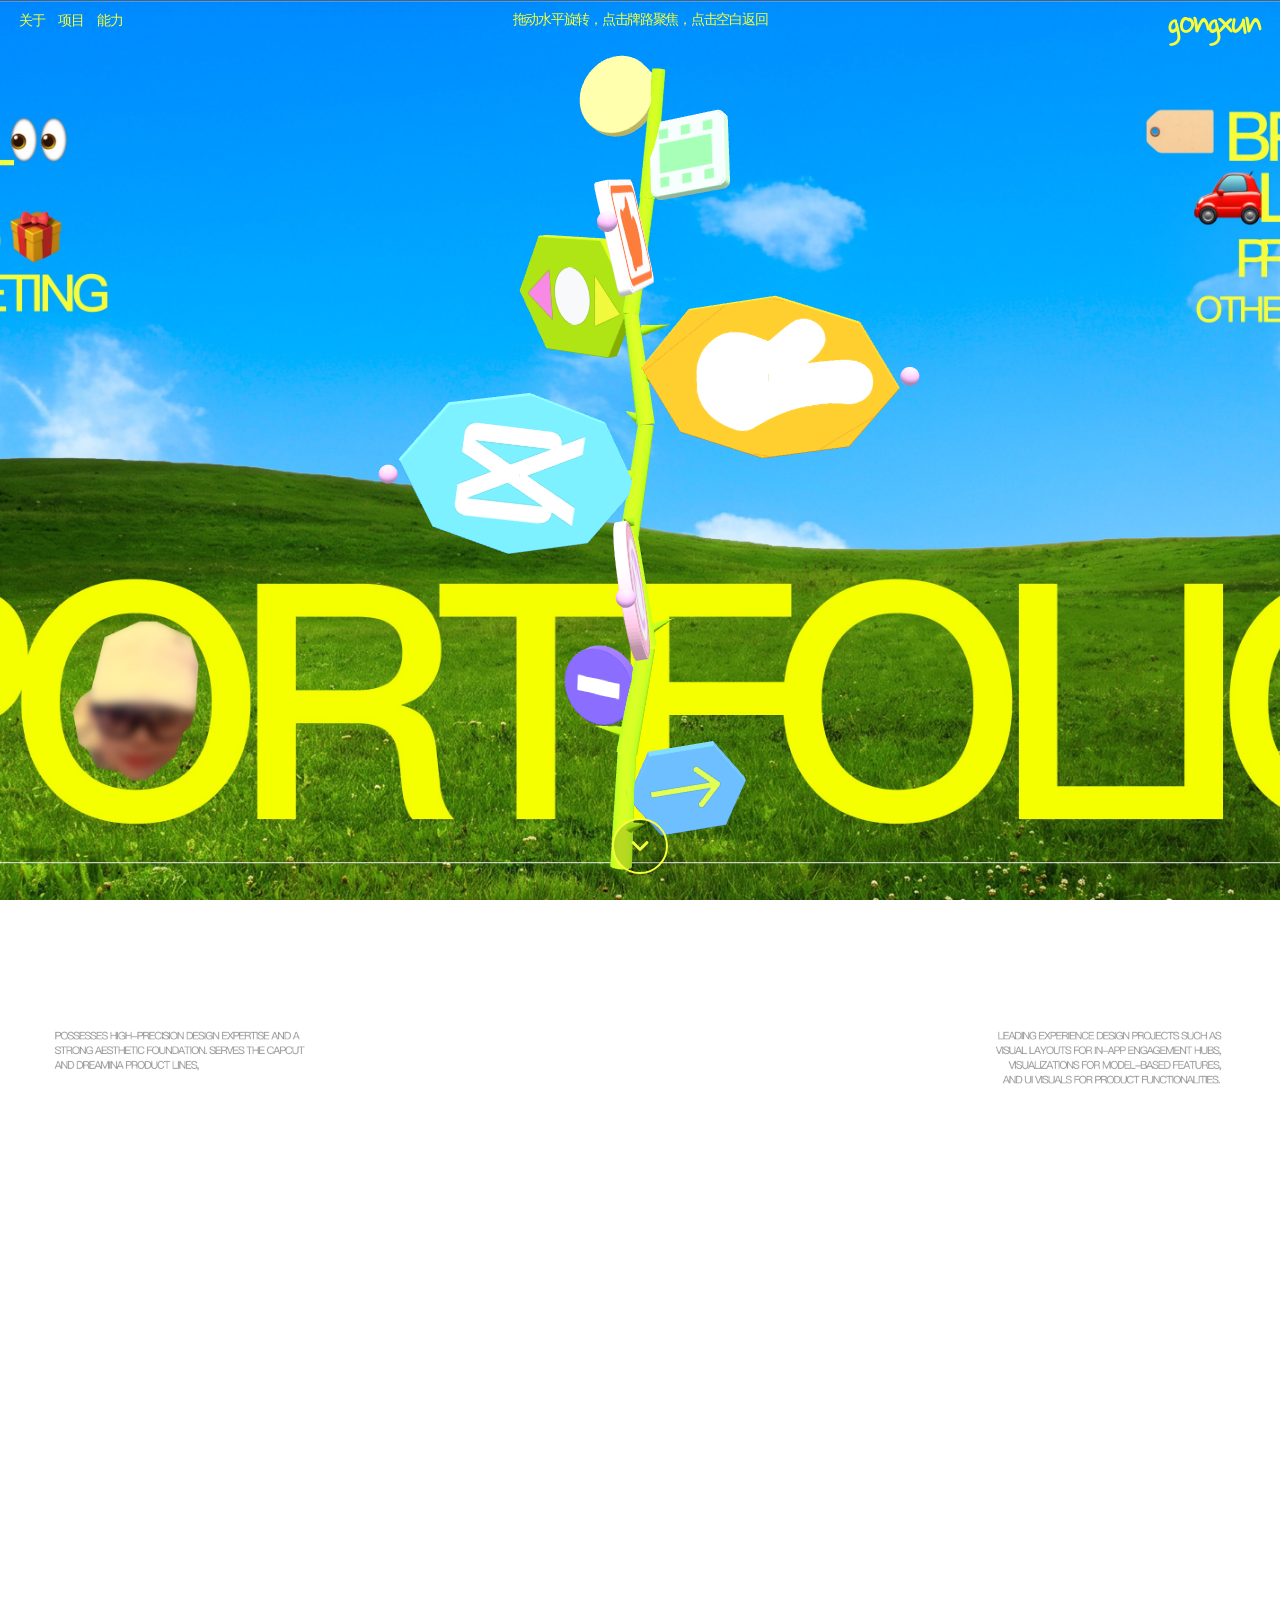
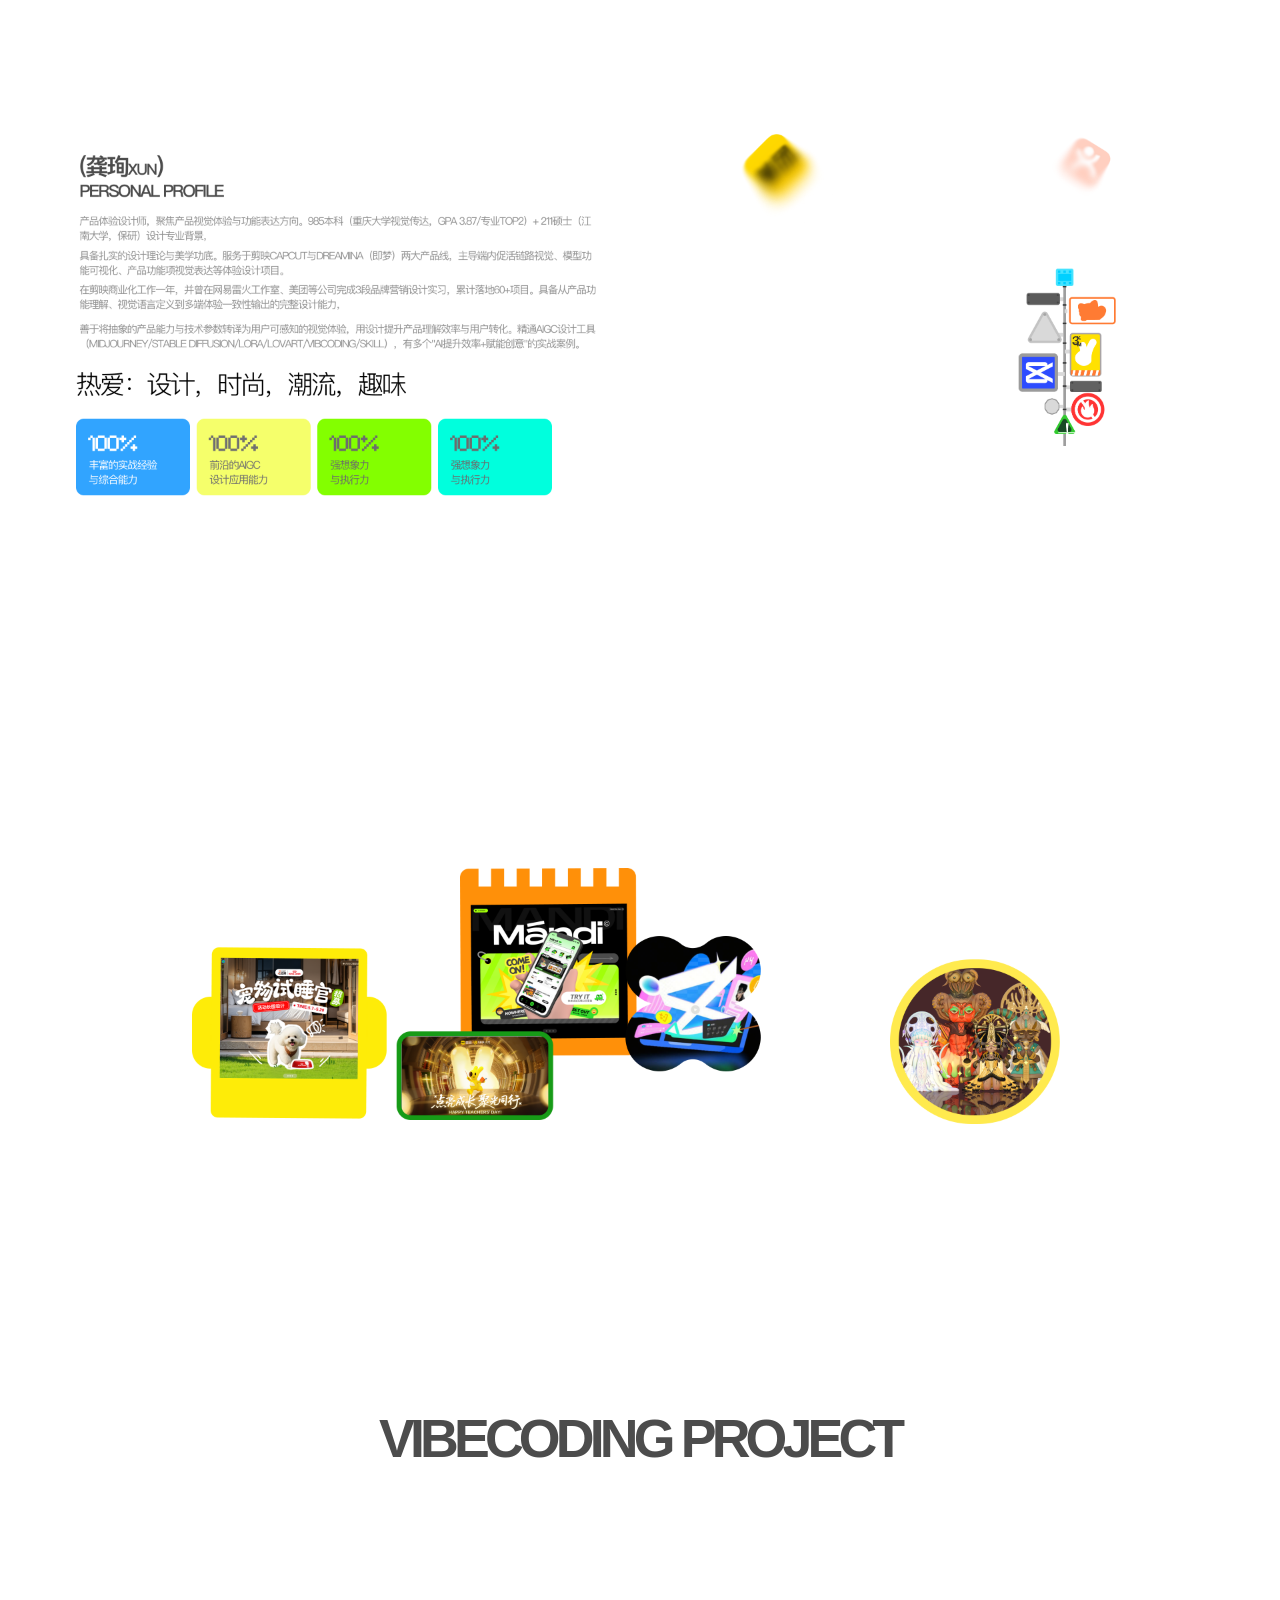
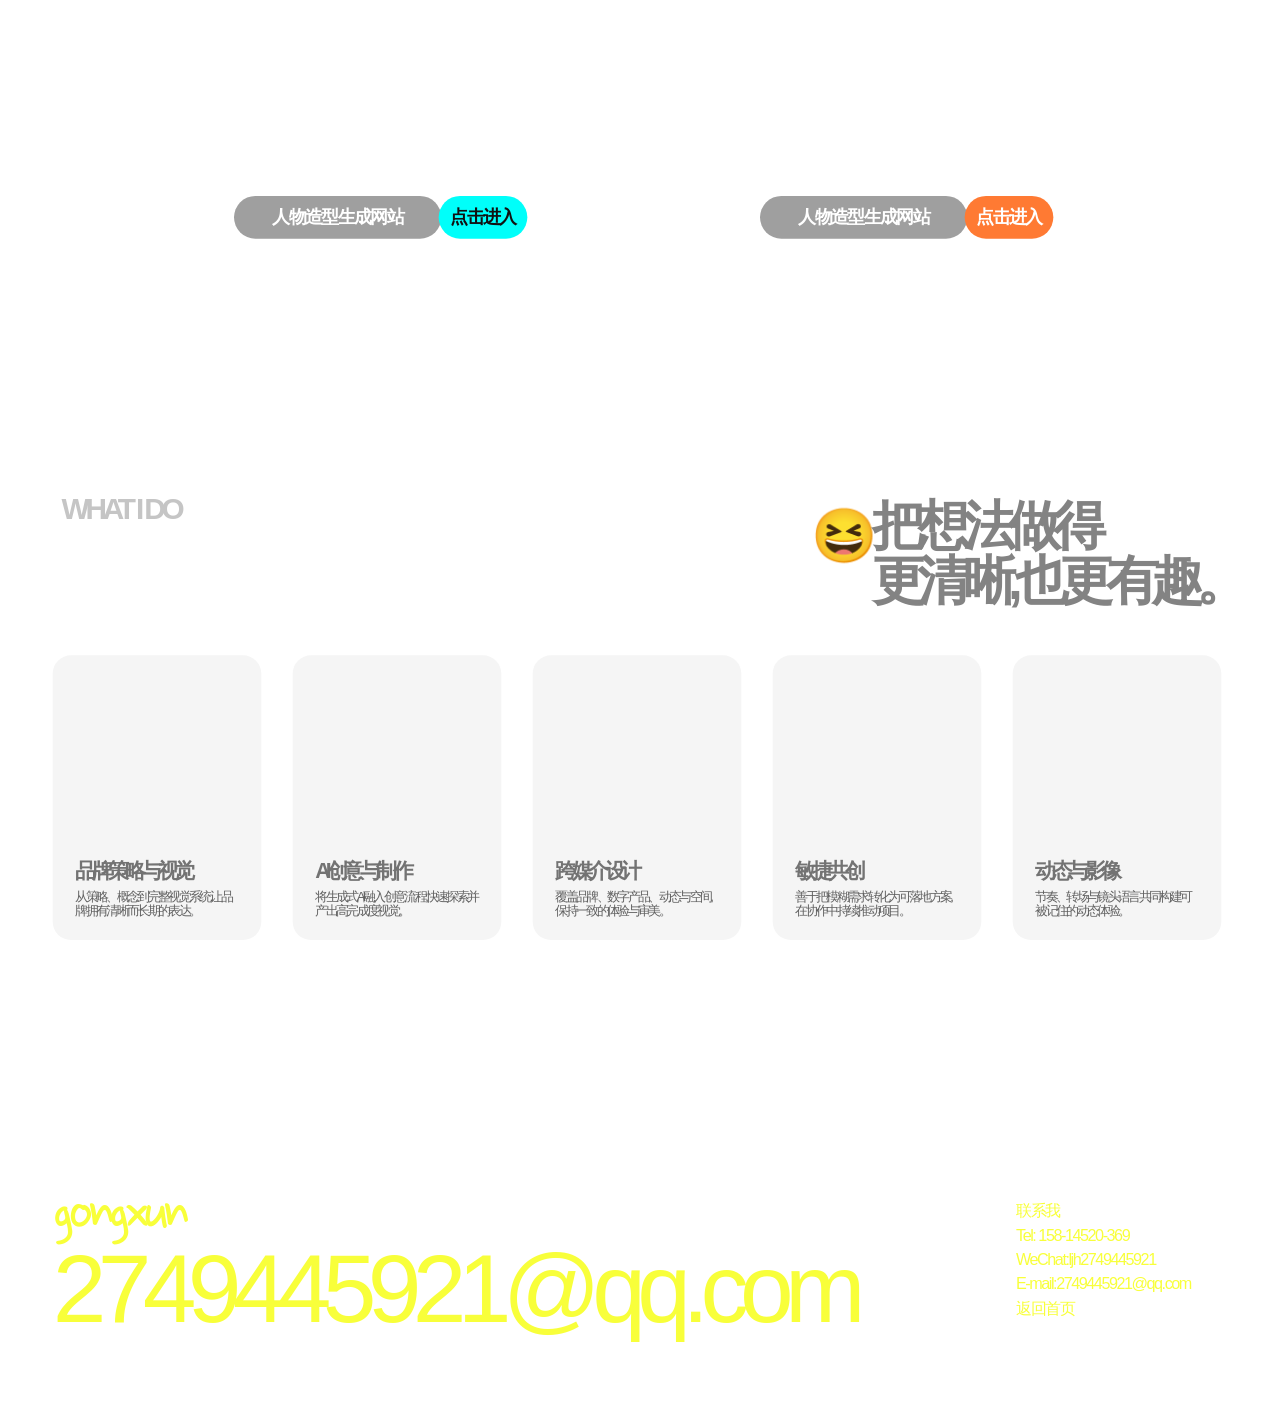
<file: index.html>
<!doctype html>
<html lang="zh-CN">
<head>
<meta charset="UTF-8">
<meta name="viewport" content="width=device-width,initial-scale=1,maximum-scale=1,user-scalable=no">
<meta http-equiv="Cache-Control" content="no-store,no-cache,must-revalidate">
<title>gongxun · PORTFOLIO</title>
<link rel="preconnect" href="https://fonts.googleapis.com">
<link rel="preconnect" href="https://fonts.gstatic.com" crossorigin>
<link href="https://fonts.googleapis.com/css2?family=Nanum+Pen+Script&display=swap" rel="stylesheet">
<style>
*{box-sizing:border-box;margin:0;padding:0}
html,body{width:100%;overflow-x:hidden;background:#fff}
body{font-family:"PingFang SC","PingFang TC",-apple-system,sans-serif;color:#F8FF3A}
.hero{position:relative;height:100vh;overflow:hidden}
.bg-full{position:absolute;inset:0;z-index:0;background:url('images/figma-home/portfolio-bg.jpg') center/cover no-repeat;transition:filter .6s ease,transform .6s ease}
body.detail-on .bg-full{filter:blur(18px) saturate(1.15);transform:scale(1.12)}
#stage3d{position:absolute;inset:0;z-index:1;display:block;width:100%;height:100%;touch-action:none;cursor:grab}
#stage3d:active{cursor:grabbing}
.board{position:absolute;left:50%;top:0;width:1920px;height:1002px;transform:translateX(-50%);transform-origin:top center;z-index:2;pointer-events:none}
.nav{position:absolute;left:29px;top:15px;display:flex;gap:20px;pointer-events:auto}
.nav a{font-size:20.7px;letter-spacing:-0.09em;line-height:29px;color:#F8FF3A;text-decoration:none;cursor:pointer;font-weight:400}
.nav a:hover{text-decoration:underline;text-underline-offset:4px}
.hint{position:absolute;left:50%;top:14px;transform:translateX(-50%);font-size:21.2px;letter-spacing:-0.09em;line-height:30px;white-space:nowrap;color:#F8FF3A}
.logo{position:absolute;right:32px;top:0;font-family:'Nanum Pen Script',cursive;font-size:66px;line-height:76px;letter-spacing:-0.09em;color:#F8FF3A}
.scroll-arrow{position:absolute;left:50%;bottom:26px;transform:translateX(-50%);z-index:5;width:56px;height:56px;border-radius:50%;border:2.5px solid #F8FF3A;color:#F8FF3A;background:rgba(0,0,0,.15);display:flex;align-items:center;justify-content:center;cursor:pointer;pointer-events:auto;transition:opacity .45s ease;animation:arrowBob 1.7s ease-in-out infinite}
.scroll-arrow svg{width:28px;height:28px}
.scroll-arrow:hover{background:rgba(248,255,58,.2)}
@keyframes arrowBob{0%,100%{transform:translateX(-50%) translateY(0)}50%{transform:translateX(-50%) translateY(9px)}}
.detail-panel{position:fixed;z-index:3;top:22%;pointer-events:none;opacity:0;transition:opacity .5s ease .18s,transform .5s ease .18s}
.detail-panel.side-r{right:3.5%;width:39%;text-align:left;transform:translateX(40px)}
.detail-panel.side-l{left:3.5%;width:39%;text-align:left;transform:translateX(-40px)}
body.detail-on .detail-panel{opacity:1;transform:none}
.dt{font-size:min(32px,1.67vw);font-weight:600;color:#fff;letter-spacing:-0.06em;line-height:1.4;text-shadow:0 2px 18px rgba(0,40,80,.45)}
.dm{margin-top:.8em;font-size:min(19px,.99vw);line-height:1.5;color:rgba(255,255,255,.9);letter-spacing:-0.04em;text-shadow:0 2px 14px rgba(0,40,80,.4)}
.db{font-size:min(19px,.99vw);line-height:1.65;color:rgba(255,255,255,.96);letter-spacing:-0.03em;margin-top:.5em;text-shadow:0 2px 14px rgba(0,40,80,.45)}
.lower{position:relative;width:100%;overflow:hidden;background:#fff}
.lower-inner{position:absolute;left:50%;top:0;width:1920px;height:5558px;transform:translateX(-50%);transform-origin:top center}
.lower-inner img{position:absolute;display:block;user-select:none;-webkit-user-drag:none}
.sec1{top:0;left:-3px;width:1920px;height:2394px}
.sec2{top:1821px;left:-14px;width:1941px;height:1552px}
.grass{top:3950px;left:-61px;width:2107px;height:999px}
.wcard{position:absolute;top:4433px;width:313px;height:427px;background:#f5f5f5;border-radius:27.5px}
.wc1{left:79px}.wc2{left:439px}.wc3{left:799px}.wc4{left:1159px}.wc5{left:1519px}
.wcard .f1{left:41px;top:39px;width:229px;height:229px}
.wcard .f2a{left:41px;top:39px;width:229px;height:229px}
.wcard .f2b{left:48px;top:46px;width:215px;height:215px}
.wcard .f3b{left:44px;top:43px;width:225px;height:225px}
.wcard .f3a{left:44px;top:32px;width:229px;height:229px}
.wcard .f4{left:37px;top:39px;width:238px;height:228px}
.wcard .f5a{left:44px;top:43px;width:225px;height:225px}
.wcard .f5b{left:55px;top:55px;width:202px;height:202px}
.wc-title{position:absolute;left:34px;top:307px;font-weight:600;font-size:31.8px;line-height:33px;letter-spacing:-7.3px;color:#737373;white-space:nowrap}
.wc-desc{position:absolute;left:34px;top:351px;width:244px;font-weight:300;font-size:19.8px;line-height:20.5px;letter-spacing:-4.5px;color:#606060}
.foot{position:absolute;left:-31px;top:5144px;width:1982px;height:693px;overflow:hidden}
.foot>img{left:0;top:0;width:1982px;height:693px}
.foot-gx{position:absolute;left:110px;top:75px;font-family:'Nanum Pen Script',cursive;font-weight:400;font-size:94.5px;line-height:109px;letter-spacing:-8.5px;color:#F8FF3A}
.foot-contact{position:absolute;left:1555px;top:104px;width:306px;font-weight:400;font-size:24.3px;line-height:36.8px;letter-spacing:-2.2px;color:#F8FF3A;white-space:pre-line;text-align:left}
.foot-email{position:absolute;left:110px;top:130px;font-weight:400;font-size:144.8px;line-height:218.7px;letter-spacing:-13px;color:#F8FF3A;white-space:nowrap}
.collage-blank{position:absolute;left:-80px;top:302px;width:2080px;height:784px;background:#fff;z-index:2}
.piece-wrap{position:absolute;left:0;top:0;z-index:3;will-change:transform;pointer-events:auto;-webkit-user-drag:none}
.piece{position:absolute;left:0;top:0;width:100%;height:100%;pointer-events:none;-webkit-user-drag:none;user-select:none}
.pc-gray{filter:grayscale(1)}
.pc-color{opacity:0;transition:opacity .35s ease}
.piece-wrap:hover .pc-color{opacity:1}
.scene-blank{position:absolute;left:1010px;top:1243px;width:819px;height:593px;background:#fff;z-index:2}
#sceneLayer{position:absolute;left:0;top:0;width:100%;height:100%;z-index:3;pointer-events:none}
.scene-img{position:absolute;display:block;-webkit-user-drag:none;user-select:none;pointer-events:none;transform-origin:50% 50%}
.scene-fan{will-change:transform}
.scene-hit{position:absolute;left:1010px;top:1243px;width:819px;height:593px;z-index:8;pointer-events:auto}
.vibe-link{position:absolute;z-index:9;display:block}
.garden-blank{position:absolute;left:-80px;top:1997px;width:2080px;height:1009px;background:#fff;z-index:1}
.garden-base{position:absolute;left:282.9px;top:2540.9px;width:1303px;height:331.5px;z-index:2;pointer-events:none;user-select:none;-webkit-user-drag:none}
.garden-title{position:absolute;left:501px;top:2105px;width:917px;z-index:4;font-weight:600;font-size:80.5px;line-height:83.4px;letter-spacing:-7.25px;color:#4c4c4c;text-align:center;text-transform:uppercase;white-space:nowrap;opacity:0;transition:opacity .6s ease}
.garden-title.shown{opacity:1}
.garden-label{position:absolute;z-index:4;color:#6a6a6a;font-size:19.35px;line-height:31px;white-space:nowrap;pointer-events:none;opacity:0;transition:opacity .55s ease}
.garden-label.shown{opacity:1}
.garden-label .zh{font-weight:600}
.garden-label .en{font-weight:400;margin-top:-10.4px}
#gardenSvg{position:absolute;left:0;top:0;width:1920px;height:5558px;z-index:4;pointer-events:none;overflow:visible}
#gardenSvg path,#gardenSvg circle{opacity:0;transition:opacity .55s ease}
#gardenSvg path.shown,#gardenSvg circle.shown{opacity:1}
.vibe-blank{position:absolute;left:-80px;top:3006px;width:2080px;height:944px;background:#fff;z-index:1}
.vibe-shot{z-index:2;border-radius:41px;object-fit:cover}
.vibe-title{position:absolute;left:501px;top:3167px;width:917px;z-index:4;font-weight:600;font-size:80.5px;line-height:83.4px;letter-spacing:-7.25px;color:#4c4c4c;text-align:center;text-transform:uppercase;white-space:nowrap}
.vibe-pill{position:absolute;z-index:4;height:64px;border-radius:32px;background:#9f9f9f;display:flex;align-items:center;justify-content:center;font-weight:600;font-size:27.1px;line-height:28.1px;letter-spacing:-2.44px;color:#fff}
.vibe-btn{position:absolute;z-index:4;width:133px;height:64px;border-radius:32px;display:flex;align-items:center;justify-content:center;font-weight:600;font-size:27.1px;line-height:28.1px;letter-spacing:-2.44px}
.vibe-btn.cyan{background:#00fffa;color:#111}
.vibe-btn.orange{background:#ff7a33;color:#fff}
.what-en{position:absolute;left:34px;top:4191px;width:295px;z-index:4;font-weight:600;font-size:44.65px;line-height:46.26px;letter-spacing:-6.25px;color:#c5c5c5;text-align:center}
.what-emoji{position:absolute;left:1216px;top:4213px;width:80px;height:59px;z-index:4;font-size:79.7px;line-height:82.6px;overflow:visible}
.what-cn{position:absolute;left:1308px;top:4198px;width:565px;z-index:4;font-weight:600;font-size:79.7px;line-height:82.6px;letter-spacing:-11.96px;color:#838383}
#flowerMask{position:absolute;left:0;top:0;width:100%;height:100%;z-index:2;pointer-events:none}
#flowerMask img{position:absolute;display:block}
#flowerLayer{position:absolute;left:0;top:0;width:100%;height:100%;z-index:3;pointer-events:none}
.flower{position:absolute;transform-origin:50% 100%;pointer-events:auto;cursor:pointer;will-change:transform}
.flower img{position:absolute;display:block;pointer-events:none;-webkit-user-drag:none;user-select:none}
.flower.nopdf{cursor:default}
.pdf-backdrop{position:fixed;inset:0;z-index:50;display:flex;align-items:center;justify-content:center;background:rgba(28,28,32,.42);backdrop-filter:blur(14px);-webkit-backdrop-filter:blur(14px);opacity:0;pointer-events:none;transition:opacity .3s ease}
.pdf-backdrop.open{opacity:1;pointer-events:auto}
.pdf-win{position:relative;width:min(88vw,1040px);height:84vh;max-height:880px;background:#4b4f54;border-radius:24px;overflow:hidden;box-shadow:0 30px 90px rgba(0,0,0,.38);display:flex;flex-direction:column;transform:scale(.95) translateY(12px);transition:transform .32s cubic-bezier(.22,1,.36,1)}
.pdf-backdrop.open .pdf-win{transform:scale(1) translateY(0)}
.pdf-bar{position:absolute;top:0;left:0;right:0;z-index:3;display:flex;align-items:center;gap:14px;padding:0 22px;height:62px;background:rgba(255,255,255,.86);backdrop-filter:blur(14px);-webkit-backdrop-filter:blur(14px);border-bottom:1px solid rgba(0,0,0,.06);transition:opacity .28s ease,transform .28s ease}
.pdf-win.idle .pdf-bar{opacity:0;transform:translateY(-12px);pointer-events:none}
.pdf-title{font-weight:600;font-size:17px;color:#333;letter-spacing:-.2px;flex:1;min-width:0;white-space:nowrap;overflow:hidden;text-overflow:ellipsis}
.pdf-ext{flex:none;font-size:13px;font-weight:600;color:#777;border:1px solid #dcdcdc;border-radius:20px;padding:5px 12px;text-decoration:none;transition:border-color .2s,color .2s,background .2s}
.pdf-ext:hover{border-color:#bbb;color:#444;background:rgba(255,255,255,.7)}
.pdf-close{flex:none;width:38px;height:38px;border-radius:50%;border:none;background:#f0f0f0;color:#666;font-size:17px;line-height:1;cursor:pointer;display:flex;align-items:center;justify-content:center;transition:background .2s,color .2s}
.pdf-close:hover{background:#e2e2e2;color:#111}
.pdf-scroll{flex:1;overflow-y:auto;overflow-x:hidden;display:flex;flex-direction:column;align-items:stretch;gap:0;padding:0;scrollbar-width:none;-ms-overflow-style:none}
.pdf-scroll::-webkit-scrollbar{width:0;height:0;display:none}
.pdf-page{flex:none;width:100%;background:#fff;overflow:hidden}
.pdf-page canvas{display:block;width:100%;height:auto}
.pdf-loading{margin:auto;color:rgba(255,255,255,.85);font-size:15px;letter-spacing:.5px}
.pdf-fallback{flex:1;width:100%;border:0;background:#fff}
html.pdf-lock,body.pdf-lock{overflow:hidden}
</style>
<script type="importmap">{"imports":{"three":"./vendor/three.module.js","three/addons/":"./vendor/three-addons/"}}</script>
</head>
<body>
<section class="hero">
<div class="bg-full"></div>
<div class="board">
  <nav class="nav">
    <a href="#">关于</a>
    <a href="#">项目</a>
    <a href="#">能力</a>
  </nav>
  <div class="hint">拖动水平旋转，点击牌路聚焦，点击空白返回</div>
  <div class="logo">gongxun</div>
</div>
<canvas id="stage3d"></canvas>
<div class="scroll-arrow" id="scrollArrow" role="button" aria-label="向下滚动"><svg viewBox="0 0 24 24" fill="none" stroke="currentColor" stroke-width="2.4" stroke-linecap="round" stroke-linejoin="round"><path d="M6 9l6 6 6-6"/></svg></div>
</section>
<div class="detail-panel" id="detailPanel">
  <div class="dt" id="dTitle"></div>
  <div class="dm" id="dMeta"></div>
  <div id="dBody"></div>
</div>
<div class="pdf-backdrop" id="pdfBackdrop">
  <div class="pdf-win" role="dialog" aria-modal="true" aria-labelledby="pdfTitle">
    <div class="pdf-bar">
      <div class="pdf-title" id="pdfTitle"></div>
      <a class="pdf-ext" id="pdfExt" href="#" target="_blank" rel="noopener">新窗口打开</a>
      <button class="pdf-close" id="pdfClose" aria-label="关闭">✕</button>
    </div>
    <div class="pdf-scroll" id="pdfScroll"></div>
  </div>
</div>
<main class="lower" id="lower">
<div class="lower-inner" id="lowerInner">
  <img class="sec1" data-src="images/figma-home/lower-sec1.png" alt="" loading="lazy" decoding="async">
  <img class="sec2" data-src="images/figma-home/lower-sec2.png" alt="" loading="lazy" decoding="async">
  <img class="grass" data-src="images/figma-home/lower-grass.png" alt="" loading="lazy" decoding="async">
  <div class="collage-blank"></div>
  <div id="pieceLayer"></div>
  <div class="scene-blank"></div>
  <div id="sceneLayer"></div>
  <div class="scene-hit" id="sceneHit"></div>
  <div id="flowerMask"></div>
  <div id="flowerLayer"></div>
  <div class="garden-blank"></div>
  <img class="garden-base" data-src="images/figma-home/garden-base.png?v=20260901b" alt="" loading="lazy" decoding="async">
  <div class="garden-title">🔑Key Projects</div>
  <svg id="gardenSvg" viewBox="0 0 1920 5558" xmlns="http://www.w3.org/2000/svg">
    <g stroke="#b5b5b5" stroke-width="2" fill="none">
      <path d="M356 2411 V2458"/>
      <path d="M645 2336 V2598"/>
      <path d="M914 2285 V2352"/>
      <path d="M1074 2336 V2410"/>
      <path d="M1317 2321 V2438"/>
      <path d="M1609 2449 V2523 H1562"/>
    </g>
    <g>
      <circle cx="356" cy="2413" r="5" fill="#ffe100"/>
      <circle cx="645" cy="2336" r="5" fill="#179b17"/>
      <circle cx="914" cy="2285" r="5" fill="#ff9009"/>
      <circle cx="1074" cy="2336" r="5" fill="#4eacff"/>
      <circle cx="1317" cy="2320" r="5" fill="#e7ff30"/>
      <circle cx="1609" cy="2449" r="5" fill="#ffea4e"/>
    </g>
  </svg>
  <div class="garden-label" style="left:267px;top:2352px;width:295px"><div class="zh">大众点评实习设计作品</div><div class="en">Dazhong Dianping Design Works</div></div>
  <div class="garden-label" style="left:549px;top:2275px;width:203px"><div class="zh">美团实习设计作品</div><div class="en">Meituan Design Works</div></div>
  <div class="garden-label" style="left:835px;top:2223px;width:150px"><div class="zh">IU设计作品</div><div class="en">IU Design Works</div></div>
  <div class="garden-label" style="left:1016px;top:2267px;width:238px"><div class="zh">剪映商业化设计作品</div><div class="en">Commercial Design Works</div></div>
  <div class="garden-label" style="left:1232px;top:2236px;width:203px"><div class="zh">其他设计作品</div><div class="en">Internship design work</div></div>
  <div class="garden-label" style="left:1534px;top:2386px;width:148px"><div class="zh">IP设计作品</div><div class="en">IP Design Works</div></div>
  <div class="vibe-blank"></div>
  <img class="vibe-shot" data-src="images/figma-home/vibe-studio.png" style="left:181px;top:3332px;width:741px;height:383px" alt="人物造型生成网站工作台" loading="lazy" decoding="async">
  <img class="vibe-shot" data-src="images/figma-home/vibe-poster.png" style="left:988px;top:3332px;width:743px;height:383px" alt="海报模板工坊" loading="lazy" decoding="async">
  <div class="vibe-title">Vibecoding project</div>
  <div class="vibe-pill" style="left:351px;top:3744px;width:311px">人物造型生成网站</div>
  <div class="vibe-pill" style="left:1140px;top:3744px;width:311px">人物造型生成网站</div>
  <div class="vibe-btn cyan" style="left:658px;top:3744px">点击进入</div>
  <div class="vibe-btn orange" style="left:1447px;top:3744px">点击进入</div>
  <a class="vibe-link" href="atelier.html" style="left:658px;top:3744px;width:133px;height:64px" aria-label="进入人物造型生成网站"></a>
  <a class="vibe-link" href="poster.html" style="left:1447px;top:3744px;width:133px;height:64px" aria-label="进入海报生成工坊"></a>
  <div class="what-en">WHAT I DO</div>
  <div class="what-emoji">😆</div>
  <div class="what-cn">把想法做得<br>更清晰,也更有趣。</div>
  <div class="wcard wc1">
    <img class="f1" data-src="images/figma-home/flower1.png" alt="" loading="lazy" decoding="async">
    <div class="wc-title">品牌策略与视觉</div>
    <div class="wc-desc">从策略、概念到完整视觉系统,让品牌拥有清晰而长期的表达。</div>
  </div>
  <div class="wcard wc2">
    <img class="f2a" data-src="images/figma-home/flower2-bg.png" alt="" loading="lazy" decoding="async">
    <img class="f2b" data-src="images/figma-home/flower2-fg.png" alt="" loading="lazy" decoding="async">
    <div class="wc-title">AI创意与制作</div>
    <div class="wc-desc">将生成式AI融入创意流程,快速探索并产出高完成度视觉。</div>
  </div>
  <div class="wcard wc3">
    <img class="f3b" data-src="images/figma-home/flower3-bg.png" alt="" loading="lazy" decoding="async">
    <img class="f3a" data-src="images/figma-home/flower3-fg.png" alt="" loading="lazy" decoding="async">
    <div class="wc-title">跨媒介设计</div>
    <div class="wc-desc">覆盖品牌、数字产品、动态与空间,保持一致的体验与审美。</div>
  </div>
  <div class="wcard wc4">
    <img class="f4" data-src="images/figma-home/flower5.png" alt="" loading="lazy" decoding="async">
    <div class="wc-title">敏捷共创</div>
    <div class="wc-desc">善于把模糊需求转化为可落地方案,在协作中持续推动项目。</div>
  </div>
  <div class="wcard wc5">
    <img class="f5a" data-src="images/figma-home/flower4-bg.png" alt="" loading="lazy" decoding="async">
    <img class="f5b" data-src="images/figma-home/flower4-fg.png" alt="" loading="lazy" decoding="async">
    <div class="wc-title">动态与影像</div>
    <div class="wc-desc">节奏、转场与镜头语言共同构建可被记住的动态体验。</div>
  </div>
  <footer class="foot">
    <img data-src="images/figma-home/lower-footer.png" alt="" loading="lazy" decoding="async">
    <div class="foot-gx">gongxun</div>
    <div class="foot-contact">联系我
Tel: 158-14520-369
WeChat:ljh2749445921
E-mail:2749445921@qq.com
返回首页</div>
    <div class="foot-email">2749445921@qq.com</div>
  </footer>
</div>
</main>
<script>
(function(){
  var io=new IntersectionObserver(function(es){
    es.forEach(function(en){
      if(en.isIntersecting){
        var im=en.target;
        if(im.dataset&&im.dataset.src){im.src=im.dataset.src;im.removeAttribute('data-src');}
        io.unobserve(im);
      }
    });
  },{rootMargin:'350px 0px'});
  function reg(n){if(n&&n.nodeType===1){if(n.tagName==='IMG'&&n.dataset&&n.dataset.src)io.observe(n);if(n.querySelectorAll)n.querySelectorAll('img[data-src]').forEach(function(im){io.observe(im);});}}
  document.querySelectorAll('img[data-src]').forEach(function(im){io.observe(im);});
  new MutationObserver(function(muts){
    muts.forEach(function(m){m.addedNodes&&m.addedNodes.forEach(reg);});
  }).observe(document.documentElement,{childList:true,subtree:true});
})();
</script>
<script type="module">
import * as THREE from'three';
import{OrbitControls}from'three/addons/controls/OrbitControls.js';

const scene=new THREE.Scene();
const camera=new THREE.PerspectiveCamera(31,innerWidth/innerHeight,.1,100);
camera.position.set(11.2,0.4,18.0);
const renderer=new THREE.WebGLRenderer({antialias:true,alpha:true,canvas:document.getElementById('stage3d')});
renderer.setPixelRatio(Math.min(devicePixelRatio,2));
renderer.setSize(innerWidth,innerHeight);
renderer.setClearColor(0x000000,0);
renderer.outputColorSpace=THREE.SRGBColorSpace;

scene.add(new THREE.HemisphereLight(0xffffff,0xc7c9cc,2.5));
const key=new THREE.DirectionalLight(0xffffff,3.5);key.position.set(6,10,9);scene.add(key);
const fill=new THREE.DirectionalLight(0xdbe3ef,1.4);fill.position.set(-8,3,-7);scene.add(fill);
const rig=new THREE.Group();scene.add(rig);

const trunkMat=new THREE.MeshStandardMaterial({color:0xb9ff12,roughness:.82,metalness:0}),
branchMat=new THREE.MeshStandardMaterial({color:0xa9ef00,roughness:.86,metalness:0}),
thornMat=new THREE.MeshStandardMaterial({color:0xa3e900,roughness:.88,metalness:0}),
budMat=new THREE.MeshStandardMaterial({color:0xf0b9f3,roughness:.88,metalness:0});

function cylinderSeg(a,b,r,mat,radial=18){
 const d=new THREE.Vector3().subVectors(b,a),m=new THREE.Vector3().addVectors(a,b).multiplyScalar(.5);
 const mesh=new THREE.Mesh(new THREE.CylinderGeometry(r*.84,r,d.length(),radial),mat);
 mesh.position.copy(m);
 mesh.quaternion.setFromUnitVectors(new THREE.Vector3(0,1,0),d.clone().normalize());
 rig.add(mesh);return mesh;
}
const trunkPts=[[-.28,-5.25,.02],[-.18,-3.75,.04],[.08,-2.35,-.03],[-.15,-.9,.02],[.08,.55,-.02],[-.12,2,.03],[.1,3.5,-.02],[.3,5.15,.02]].map(p=>new THREE.Vector3(...p));
for(let i=0;i<trunkPts.length-1;i++)cylinderSeg(trunkPts[i],trunkPts[i+1],.145-i*.007,trunkMat,22);
function trunkX(y){for(let i=0;i<trunkPts.length-1;i++){const a=trunkPts[i],b=trunkPts[i+1];if(y>=a.y&&y<=b.y)return THREE.MathUtils.lerp(a.x,b.x,(y-a.y)/(b.y-a.y));}return 0;}
[-4.72,-3.48,-2.12,-.72,.62,1.78,3.08,4.28].forEach((y,i)=>{
 const an=i*2.37+.42,rad=new THREE.Vector3(Math.cos(an),0,Math.sin(an));
 const base=new THREE.Vector3(trunkX(y),y,0).addScaledVector(rad,.11);
 const tip=base.clone().addScaledVector(rad,.38);tip.y+=i%2?.07:.12;
 const d=new THREE.Vector3().subVectors(tip,base);
 const th=new THREE.Mesh(new THREE.ConeGeometry(.075,d.length(),5),thornMat);
 th.position.addVectors(base,tip).multiplyScalar(.5);
 th.quaternion.setFromUnitVectors(new THREE.Vector3(0,1,0),d.normalize());
 rig.add(th);
});

const leaves=[
 {y:4.88,a:2.98,w:1.02,h:1.02,type:'circle',tilt:.13,roll:-.08,ci:1,side:-1},
 {y:3.98,a:-.08,w:1.03,h:.98,type:'round',map:'mint',tilt:-.14,roll:.1,ci:0,side:1},
 {y:2.92,a:1.18,w:2.2,h:1.34,type:'round',map:'orange-card',tilt:.2,roll:-.17,bud:1,ci:2,side:1},
 {y:2.30,a:3.48,w:2.46,h:1.56,type:'greenleaf',tilt:-.19,roll:.14,ci:3,side:-1},
 {y:1.18,a:-.38,w:3.3,h:2.07,type:'rabbit',map:'rabbit',tilt:.15,roll:-.09,bud:1,ci:4,side:1},
 {y:-.12,a:2.38,w:3.05,h:2.07,type:'bluepoly',tilt:-.17,roll:.12,bud:1,ci:5,side:-1},
 {y:-1.52,a:1.08,w:1.72,h:1.72,type:'circle',map:'fire',tilt:.16,roll:-.07,bud:1,ci:7,side:1},
 {y:-2.92,a:3.08,w:1.02,h:1.02,type:'circle',map:'minus',tilt:-.14,roll:.09,ci:8,side:-1},
 {y:-4.28,a:-.62,w:1.52,h:1.1,type:'arrowpoly',tilt:.18,roll:.16,ci:6,side:1}
];
const panelColors=[0xfff78e,0xcfffd4,0xffffff,0xb3e900,0xffb820,0x6ed8ff,0xffc7e1,0x7e61ff,0x5faafe];

const details=[
 {t:'关于我 / 视觉设计师',m:'2026 届应届 ｜ 坐标北京',b:[
  '以 3D 路标串联整个作品集导航，拖动路牌可以旋转，点击路牌查看对应板块',
  '方向覆盖视觉设计、品牌设计与 AIGC 创意生产，跟着路标依次探索',
  '底部 PORTFOLIO 大字 O 里的头像就是我本人']},
 {t:'导航 / 点击路牌聚焦',m:'拖动水平旋转 ｜ 单击查看详情',b:[
  '单击任意路牌：镜头推近聚焦，背景虚化并展开文字介绍',
  '继续单击其他路牌可直接切换详情内容',
  '点击空白处退出详情模式，返回全景视图']},
 {t:'美团大众点评 / 品牌营销设计师 / 实习',m:'时间：2025.03 – 2025.05 ｜ 累计落地项目：20+',b:[
  '主导整合营销视觉设计：深度洞察"携宠出游"新兴生活方式，独立负责主视觉KV、线上活动页及线下《住玩攻略》地图等全链路物料设计，成功传递"宠物友好"品牌形象，有效提升必住榜在养宠人群中的品牌认知与好感度，并参与皇家宠物食品达成品牌合作；活动UV-CTR达0.72%，显著高于行业均值',
  '负责多场景视觉设计与营销玩法页面设计：从0到1完成活动视觉策略制定、主KV设计及多端延展，精准契合"户外解压""地方美食"主题；针对"用户流量分散"的核心痛点，设计了一套以"收集贴纸"为激励的周期性任务玩法页面视觉设计，有效引导用户跨品类参与"解压""丽人"等场景活动',
  '深化品牌触点体验与实体物料落地：主导"必住榜"内宣活动实体宣传物料设计，凭借优质物料推动活动参与度与反响双优，进一步扩大必住榜在员工内部的认知覆盖',
  '头图动效设计：参与并负责5个活动头图的动效设计，以动态视觉呈现强化内容吸引力，提升用户点击率']},
 {t:'BRAND MARKETING / 品牌营销',m:'品牌设计 ｜ 2024 – 2026',b:[
  '品牌 VI 系统：标志、色彩、字体与应用规范搭建',
  '包装设计：结构、材质与印刷工艺全程跟进',
  'IP 形象与周边：从角色设定到实物打样落地']},
 {t:'美团 / 品牌创意设计师 / 实习',m:'时间：2025.06 – 2025.08 ｜ 累计落地项目：20+',b:[
  '主导2025教师节全案视觉：独立负责「点亮成长，聚光同行」活动设计，提出"知识隧道"创意策略，运用AIGC工具2天内产出3版高质量KV并获一次性通过，完成30+项物料延展，强化品牌感知',
  '驱动AIGC设计流程革新：作为团队AIGC核心应用者，日均可根据项目最高输出10多版差异化提案，提升创意效率；设计可复用AI模板，赋能非设计人员快速产出，降低项目成本',
  '打造高口碑文化实体产品：主导MVP文化贴纸系列设计，实现企业文化"软着陆"；设计袋鼠捏捏乐玩具包装设计，全程跟进印刷生产与质量把控，确保设计理念完美落地',
  '优化品牌触点体验：利用AI视频生成公众号动态图标系统设计，融合实景插画与AI辅助设计，提升内容辨识度与用户体验',
  '承担企业公益设计：参与"青山公益"项目视觉设计，运用Lora模型1.5天完成从创意到排版全流程，生动传递美团在环保领域的贡献，用设计践行企业社会责任',
  '参与AI视频生成设计：参与美团袋鼠大艺术家宣传片AI视频生成设计，协助分镜生成与视频转场生成']},
 {t:'美团 / 品牌创意设计师 / 实习',m:'时间：2025.06 – 2025.08 ｜ 累计落地项目：20+',b:[
  '主导2025教师节全案视觉：独立负责「点亮成长，聚光同行」活动设计，提出"知识隧道"创意策略，运用AIGC工具2天内产出3版高质量KV并获一次性通过，完成30+项物料延展，强化品牌感知',
  '驱动AIGC设计流程革新：作为团队AIGC核心应用者，日均可根据项目最高输出10多版差异化提案，提升创意效率；设计可复用AI模板，赋能非设计人员快速产出，降低项目成本',
  '打造高口碑文化实体产品：主导MVP文化贴纸系列设计，实现企业文化"软着陆"；设计袋鼠捏捏乐玩具包装设计，全程跟进印刷生产与质量把控，确保设计理念完美落地',
  '优化品牌触点体验：利用AI视频生成公众号动态图标系统设计，融合实景插画与AI辅助设计，提升内容辨识度与用户体验',
  '承担企业公益设计：参与"青山公益"项目视觉设计，运用Lora模型1.5天完成从创意到排版全流程，生动传递美团在环保领域的贡献，用设计践行企业社会责任',
  '参与AI视频生成设计：参与美团袋鼠大艺术家宣传片AI视频生成设计，协助分镜生成与视频转场生成']},
 {t:'PROJECTS / 项目实践',m:'项目经历 ｜ 2023 – 2026',b:[
  '校园与公益项目：用设计解决真实的传播问题',
  '跨界协作：与插画、摄影、开发团队联合创作',
  '设计竞赛：多项竞赛入围与获奖经历']},
 {t:'网易雷火工作室 / 品牌营销设计师 / 实习',m:'时间：2024.06 – 2024.11 ｜ 累计落地项目：30+',b:[
  '游戏全品类视觉适配与内容宣发物料创作：对接《永劫无间》《界外狂潮》《倩女幽魂》等游戏IP，独立完成角色宣传卡、预热海报、短视频宣发片头、线下推广展架等物料设计，确保视觉风格贴合游戏世界观（如武侠风、科幻风），强化IP辨识度',
  '视觉资产规范化管理：按"IP类别+物料类型"分类归档海报、品牌手册等200+视觉素材，搭建团队素材库，助力后续设计效率提升30%',
  '游戏营销场景落地：主导《永劫无间》CP30周边设计，结合游戏特色与玩家收藏需求，融入打卡元素，根据使用场景设计便携性高、趣味性强的周边，获玩家社群高频转发，强化用户粘性',
  '品牌调性把控：参与线下游戏宣讲会PPT、品牌手册设计，确保全渠道视觉语言统一，传递游戏品牌核心价值，积累线下品牌露出物料设计经验']},
 {t:'能力矩阵 / SKILLS',m:'工具与方法',b:[
  '平面设计：Photoshop / Illustrator / Figma',
  '三维与动效：Blender / Three.js / C4D 基础',
  'AI 工具：Midjourney / 即梦 / AIGC 视频',
  '设计方法：品牌策略 / 视觉传达 / 印刷工艺']},
 {t:'OTHER DESIGN / 其他设计',m:'插画与实验',b:[
  '手绘插画与涂鸦：个人化的兴趣表达',
  '实验性版式：打破网格的自由排版探索',
  '摄影记录：生活里的色彩与构图采集']}
];

function panelShape(type,w,h,g=0){
 const s=new THREE.Shape(),W=w/2+g,H=h/2+g;
 if(type==='circle'){s.absarc(0,0,W,0,Math.PI*2);return s;}
 if(type==='round'){const r=Math.min(W,H)*.18;s.moveTo(-W+r,-H);s.lineTo(W-r,-H);s.quadraticCurveTo(W,-H,W,-H+r);s.lineTo(W,H-r);s.quadraticCurveTo(W,H,W-r,H);s.lineTo(-W+r,H);s.quadraticCurveTo(-W,H,-W,H-r);s.lineTo(-W,-H+r);s.quadraticCurveTo(-W,-H,-W+r,-H);s.closePath();return s;}
 let pts=[[-1,0],[-.66,-.76],[0,-1],[.66,-.76],[1,0],[.66,.76],[0,1],[-.66,.76]];
 if(type==='greenleaf'||type==='arrowpoly')pts=[[-1,0],[-.56,-1],[.56,-1],[1,0],[.56,1],[-.56,1]];
 pts.forEach((p,i)=>{const x=p[0]*W,y=p[1]*H;i?s.lineTo(x,y):s.moveTo(x,y);});
 s.closePath();return s;
}
function panelGeo(type,w,h,g=0){return new THREE.ShapeGeometry(panelShape(type,w,h,g),48);}
function setUV(g,w,h){const p=g.attributes.position,u=g.attributes.uv;for(let i=0;i<p.count;i++)u.setXY(i,p.getX(i)/w+.5,p.getY(i)/h+.5);u.needsUpdate=true;return g;}

const mapLoader=new THREE.TextureLoader(),maps={};
['mint','orange-card','rabbit','fire','minus','arrow-g','capcut-logo','shapes-symbols'].forEach(n=>{
 const t=mapLoader.load('images/vine/'+n+'.png');
 t.colorSpace=THREE.SRGBColorSpace;t.anisotropy=8;maps[n]=t;
});

function barBetween(a,b,r1,r2,mat){
  const v=new THREE.Vector3().subVectors(b,a),l=v.length();
  const m=new THREE.Mesh(new THREE.CylinderGeometry(r2,r1,l,10),mat);
  m.position.copy(a).addScaledVector(v,.5);
  m.quaternion.setFromUnitVectors(new THREE.Vector3(0,1,0),v.clone().normalize());
  return m;
}
const clickables=[],armList=[];
leaves.forEach((s,i)=>{
 const col=panelColors[i];
 const arm=new THREE.Group();
 arm.position.set(trunkX(s.y),s.y,0);
 arm.rotation.y=-s.a;
 arm.userData.baseRotY=-s.a;
 rig.add(arm);armList.push(arm);
 const reach=new THREE.Group();arm.add(reach);arm.userData.reach=reach;
 const lx=s.w*.5+.045,ly=s.roll*.28;
 reach.add(barBetween(new THREE.Vector3(0,0,0),new THREE.Vector3(lx,ly,0),.075,.05,branchMat));
 const leaf=new THREE.Group();
 leaf.position.set(lx,ly,0);
 leaf.rotation.set(s.tilt,0,s.roll);
 leaf.userData.baseZ=0;
 reach.add(leaf);
 const bodyGeo=new THREE.ExtrudeGeometry(panelShape(s.type,s.w,s.h),{depth:.13,bevelEnabled:true,bevelSize:.014,bevelThickness:.014,bevelSegments:3,curveSegments:48});
 bodyGeo.center();
 const body=new THREE.Mesh(bodyGeo,new THREE.MeshStandardMaterial({color:col,roughness:.9,metalness:0}));
 leaf.add(body);
 const fg=setUV(panelGeo(s.type,s.w,s.h),s.w,s.h);
 const front=new THREE.Mesh(fg,new THREE.MeshStandardMaterial(s.map?{map:maps[s.map],color:0xffffff,transparent:true,alphaTest:.01,roughness:.94,metalness:0}:{color:col,roughness:.94,metalness:0}));
 front.position.z=.084;leaf.add(front);
 if(s.type==='greenleaf'){
  const symMat=new THREE.MeshStandardMaterial({map:maps['shapes-symbols'],color:0xffffff,transparent:true,alphaTest:.01,roughness:.94,metalness:0});
  const sym=new THREE.Mesh(new THREE.PlaneGeometry(2.06,.79),symMat);
  sym.position.z=.088;leaf.add(sym);
  sym.userData.sign=leaf;sym.userData.idx=i;clickables.push(sym);
  const symB=new THREE.Mesh(new THREE.PlaneGeometry(2.06,.79),symMat);
  symB.position.z=-.088;symB.rotation.y=Math.PI;leaf.add(symB);
  symB.userData.sign=leaf;symB.userData.idx=i;clickables.push(symB);
 }
 if(s.type==='bluepoly'){
  const logoMat=new THREE.MeshStandardMaterial({map:maps['capcut-logo'],color:0xffffff,transparent:true,alphaTest:.01,roughness:.94,metalness:0});
  const logo=new THREE.Mesh(new THREE.PlaneGeometry(1.55,1.21),logoMat);
  logo.position.z=.088;leaf.add(logo);
  logo.userData.sign=leaf;logo.userData.idx=i;clickables.push(logo);
  const logoB=new THREE.Mesh(new THREE.PlaneGeometry(1.55,1.21),logoMat);
  logoB.position.z=-.088;logoB.rotation.y=Math.PI;leaf.add(logoB);
  logoB.userData.sign=leaf;logoB.userData.idx=i;clickables.push(logoB);
 }
 if(s.type==='arrowpoly'){
  const arMat=new THREE.MeshStandardMaterial({map:maps['arrow-g'],color:0xffffff,transparent:true,alphaTest:.01,roughness:.94,metalness:0});
  const ar=new THREE.Mesh(new THREE.PlaneGeometry(s.w,s.h),arMat);
  ar.position.z=.088;ar.rotation.z=-.386;leaf.add(ar);
  ar.userData.sign=leaf;ar.userData.idx=i;clickables.push(ar);
  const arB=new THREE.Mesh(new THREE.PlaneGeometry(s.w,s.h),arMat);
  arB.position.z=-.088;arB.rotation.set(0,Math.PI,Math.PI-.386);leaf.add(arB);
  arB.userData.sign=leaf;arB.userData.idx=i;clickables.push(arB);
 }
 const rear=new THREE.Mesh(fg,new THREE.MeshStandardMaterial(s.map?{map:maps[s.map],color:0xffffff,transparent:true,alphaTest:.01,roughness:.94,metalness:0}:{color:col,roughness:.95,metalness:0}));
 rear.position.z=-.084;rear.rotation.y=Math.PI;leaf.add(rear);
 [body,front,rear].forEach(o=>{o.userData.sign=leaf;o.userData.idx=i;clickables.push(o);});
 if(s.bud){
  const bud=new THREE.Mesh(new THREE.SphereGeometry(.12,20,16),budMat);
  bud.position.set(s.w+.185,ly,0);
  reach.add(bud);
 }
});

const controls=new OrbitControls(camera,renderer.domElement);
controls.enableDamping=true;controls.enablePan=false;
controls.target.set(0,.22,0);
controls.minDistance=10;controls.maxDistance=34;
controls.minPolarAngle=controls.maxPolarAngle=Math.PI/2;
controls.update();

const raycaster=new THREE.Raycaster(),pointer=new THREE.Vector2();
let down={x:0,y:0},focus=null,anim=null,saved=null,mode='idle';
const panel=document.getElementById('detailPanel'),pTitle=document.getElementById('dTitle'),pMeta=document.getElementById('dMeta'),pBody=document.getElementById('dBody');
const ease=t=>1-Math.pow(1-t,3);
const state=()=>({cam:camera.position.clone(),target:controls.target.clone(),rig:rig.position.clone()});
let popObj=null;
let idleState=null;
function tween(to,done){const from=state(),start=performance.now(),pop=popObj,pz=pop?pop.obj.position.z:0;anim={step(now){const t=Math.min(1,(now-start)/850),e=ease(t);camera.position.lerpVectors(from.cam,to.cam,e);controls.target.lerpVectors(from.target,to.target,e);rig.position.lerpVectors(from.rig,to.rig,e);if(pop)pop.obj.position.z=pz+(pop.tz-pz)*e;camera.lookAt(controls.target);if(t===1){anim=null;done?.()}}}}
function signFrame(sign,dist,rightShift,targetShift){
  const center=new THREE.Vector3();sign.getWorldPosition(center);
  const normal=new THREE.Vector3(0,0,1).applyQuaternion(sign.getWorldQuaternion(new THREE.Quaternion())).normalize();
  const right=new THREE.Vector3().crossVectors(normal,camera.up).negate().normalize();
  const cam=center.clone().addScaledVector(normal,dist).addScaledVector(right,rightShift);
  cam.y=center.y+0.05;
  const target=center.clone().addScaledVector(right,targetShift);
  return{cam,target};
}
function fillPanel(idx){
  const d=details[idx]||details[0];
  pTitle.textContent=d.t;
  pMeta.textContent=d.m;
  pBody.innerHTML=d.b.map(x=>`<p class="db">• ${x}</p>`).join('');
}
function enterDetail(idx,sign){
  stopBloom();
  if(mode==='idle')idleState=state();
  if(popObj&&popObj.obj!==sign){popObj.obj.position.z=popObj.obj.userData.baseZ??0;popObj=null}
  focus=sign;mode='detail';controls.enabled=false;
  fillPanel(leaves[idx].ci);
  panel.classList.remove('side-l');panel.classList.add('side-r');
  document.body.classList.add('detail-on');
  popObj={obj:sign,tz:(sign.userData.baseZ??0)+.8};
  const{cam,target}=signFrame(sign,4.9,0.55,1.3);
  cam.x+=5.5;
  target.x+=5.5;
  tween({cam,target,rig:idleState.rig.clone()});
}
function restore(){
  if(!focus||!idleState)return;
  const back=focus;
  popObj={obj:back,tz:back.userData.baseZ??0};focus=null;mode='idle';
  document.body.classList.remove('detail-on');
  tween(idleState,()=>{controls.enabled=true;controls.update();idleState=null;popObj=null});
}
function pickAt(cx,cy){
  pointer.x=cx/innerWidth*2-1;pointer.y=-(cy/innerHeight)*2+1;
  raycaster.setFromCamera(pointer,camera);
  return raycaster.intersectObjects(clickables,false)[0];
}

renderer.domElement.addEventListener('pointerdown',e=>down={x:e.clientX,y:e.clientY});
renderer.domElement.addEventListener('pointerup',e=>{
  if(Math.hypot(e.clientX-down.x,e.clientY-down.y)>7||anim)return;
  const hit=pickAt(e.clientX,e.clientY);
  if(hit)enterDetail(hit.object.userData.idx,hit.object.userData.sign);
  else if(mode==='detail')restore();
});

const easeInQ=t=>t*t,backOut=t=>{const c=2.2;return 1+(c+1)*Math.pow(t-1,3)+c*Math.pow(t-1,2)},easeOut=t=>1-Math.pow(1-t,3);
let bloom=null,bloomCur=0;
function applyBloom(g){armList.forEach(arm=>{arm.userData.reach.scale.setScalar(1-g*.64);arm.rotation.y=arm.userData.baseRotY;});}
function stepBloom(now){
  if(!bloom)return;
  if(bloom.ph===0){const p=Math.min(1,(now-bloom.t0)/430);bloomCur=easeInQ(p);if(p>=1){bloom.ph=1;bloom.t0=now;}}
  else if(bloom.ph===1){const p=Math.min(1,(now-bloom.t0)/720);bloomCur=1-backOut(p);if(p>=1){bloomCur=0;bloom=null;}}
  else{const p=Math.min(1,(now-bloom.t0)/380);bloomCur=bloom.g0*(1-easeOut(p));if(p>=1){bloomCur=0;bloom=null;}}
  applyBloom(bloomCur);
}
function startBloom(){if(mode!=='idle'||bloom)return;bloom={ph:0,t0:performance.now()};}
function stopBloom(){if(!bloom||bloom.ph===2)return;bloom={ph:2,t0:performance.now(),g0:bloomCur};}
renderer.domElement.addEventListener('pointerenter',startBloom);
renderer.domElement.addEventListener('pointerleave',stopBloom);

addEventListener('resize',()=>{
  camera.aspect=innerWidth/innerHeight;camera.updateProjectionMatrix();
  renderer.setSize(innerWidth,innerHeight);
  needsRender=true;
  fitBoard();
  const pts=snapPoints();
  window.scrollTo(0,pts[Math.min(snapIdx,pts.length-1)]);
});

const board=document.querySelector('.board'),lowerEl=document.getElementById('lower'),lowerInner=document.getElementById('lowerInner');
function fitBoard(){const s=Math.min(innerWidth/1920,1);board.style.transform=`translateX(-50%) scale(${s})`;lowerInner.style.transform=`translateX(-50%) scale(${s})`;lowerEl.style.height=`${5558*s}px`}
fitBoard();

const scrollArrow=document.getElementById('scrollArrow');
const PAGE_H=1002,LOWER_PAGES=6,LOWER_H=5558;
function snapPoints(){
  const sc=Math.min(innerWidth/1920,1),ih=innerHeight,max=LOWER_H*sc;
  const raw=[0];
  for(let j=1;j<LOWER_PAGES;j++)raw.push(Math.min(ih+(j-1)*PAGE_H*sc,max));
  raw.push(max);
  const thr=PAGE_H*sc*0.5;
  const out=[];
  raw.forEach((p,i)=>{
    if(i===0){out.push(p);return;}
    if(Math.abs(p-out[out.length-1])<thr){if(i===raw.length-1)out[out.length-1]=p;}
    else out.push(p);
  });
  return out;
}
let snapIdx=0,snapLock=false;
function setArrow(on){scrollArrow.style.opacity=on?'1':'0';scrollArrow.style.pointerEvents=on?'auto':'none';}
function goSnap(i){
  const pts=snapPoints();
  i=Math.max(0,Math.min(pts.length-1,i));
  if(i===snapIdx&&Math.abs(scrollY-pts[i])<4)return;
  snapIdx=i;snapLock=true;setArrow(i===0);
  window.scrollTo({top:pts[i],behavior:'smooth'});
  setTimeout(()=>snapLock=false,900);
}
const pdfOpen=()=>{const b=document.getElementById('pdfBackdrop');return !!b&&b.classList.contains('open');};
addEventListener('wheel',e=>{
  if(pdfOpen())return;
  if(e.ctrlKey||snapLock||Math.abs(e.deltaY)<10)return;
  e.preventDefault();
  goSnap(snapIdx+(e.deltaY>0?1:-1));
},{passive:false});
let touchY0=0;
addEventListener('touchstart',e=>touchY0=e.touches[0].clientY,{passive:true});
addEventListener('touchmove',e=>{if(!pdfOpen())e.preventDefault();},{passive:false});
addEventListener('touchend',e=>{
  if(pdfOpen())return;
  const d=touchY0-e.changedTouches[0].clientY;
  if(Math.abs(d)>44)goSnap(snapIdx+(d>0?1:-1));
},{passive:true});
addEventListener('keydown',e=>{
  if(pdfOpen())return;
  if(e.key==='ArrowDown'||e.key==='PageDown'||e.key===' '){e.preventDefault();goSnap(snapIdx+1);}
  else if(e.key==='ArrowUp'||e.key==='PageUp'){e.preventDefault();goSnap(snapIdx-1);}
});
scrollArrow.addEventListener('click',()=>goSnap(1));
const _sq=new URLSearchParams(location.search).get('screen');
if('scrollRestoration' in history)history.scrollRestoration='manual';
if(_sq!==null){
  const _n=+_sq;
  const _jump=()=>{const pts=snapPoints();if(pts[_n]!==undefined){snapIdx=_n;setArrow(_n!==0);window.scrollTo(0,pts[_n]);}};
  _jump();addEventListener('load',()=>{_jump();setTimeout(_jump,300);setTimeout(_jump,900);});
}else{
  const _top=()=>{snapIdx=0;setArrow(false);window.scrollTo(0,0);};
  _top();addEventListener('load',()=>{_top();setTimeout(_top,300);setTimeout(_top,900);});
}
let scrollSyncTimer;
addEventListener('scroll',()=>{
  if(mode==='detail'){restore();return;}
  clearTimeout(scrollSyncTimer);
  scrollSyncTimer=setTimeout(()=>{
    if(snapLock)return;
    const pts=snapPoints();let best=0,bd=Infinity;
    pts.forEach((p,i)=>{const d=Math.abs(p-scrollY);if(d<bd){bd=d;best=i;}});
    snapIdx=best;setArrow(best===0);
  },160);
});

let needsRender=true;
controls.addEventListener('change',()=>needsRender=true);
document.addEventListener('visibilitychange',()=>{if(!document.hidden)needsRender=true;});
function loop(now){
  requestAnimationFrame(loop);
  if(anim){anim.step(now);needsRender=true;}else controls.update();
  stepBloom(now);
  if(bloom)needsRender=true;
  if(needsRender){renderer.render(scene,camera);needsRender=false;}
}
requestAnimationFrame(loop);
</script>
<script>
(function(){
  const layer=document.getElementById('pieceLayer');
  const DIR='images/figma-home/pieces/';
  const P=[
    ['p01.png',251.0,702.1,310.5,230.0,null],
    ['p02.png',528.4,423.5,335.0,515.0],
    ['p03.png',880.0,721.4,266.0,200.0,null],
    ['p04.png',1054.5,514.7,305.5,287.5,null],
    ['p05.png',-13.0,557.4,274.0,390.5,null],
    ['p12.png',1281.6,399.2,412.0,346.5,null],
    ['p06.png',936.9,335.0,369.0,169.0],
    ['p07.png',1161.3,811.7,117.5,108.5],
    ['p08.png',1335.0,735.0,284.0,185.0,null],
    ['p09.png',852.8,514.7,191.5,191.5,null],
    ['p10.png',433.0,641.4,129.0,129.0],
    ['p11.png',1532.0,572.4,434.0,434.0],
    ['p13.png',65.0,341.4,502.0,433.5],
  ];
  const elds=P.map(([f,x0,y0,w,h,cf])=>{
    const wrap=document.createElement('div');
    wrap.className='piece-wrap';wrap.style.width=w+'px';wrap.style.height=h+'px';
    const g=document.createElement('img');g.className='piece pc-gray';g.loading='lazy';g.decoding='async';g.dataset.src=DIR+f;
    const c=document.createElement('img');c.className='piece pc-color';c.loading='lazy';c.decoding='async';c.dataset.src=DIR+(cf||f);
    wrap.appendChild(g);wrap.appendChild(c);layer.appendChild(wrap);
    const sx=x0+(Math.random()-0.5)*120,sy=-h-250-Math.random()*500,sr=(Math.random()-0.5)*140;
    wrap.style.transform=`translate(${sx}px,${sy}px) rotate(${sr}deg)`;
    return {wrap,x0,y0,sx,sy,sr};
  });
  let played=false;
  function reset(){
    elds.forEach(e=>{e.wrap.getAnimations().forEach(a=>a.cancel());e.wrap.style.transform=`translate(${e.sx}px,${e.sy}px) rotate(${e.sr}deg)`;});
    played=false;
  }
  function drop(){
    played=true;
    elds.forEach((e,i)=>{
      e.wrap.animate([
        {transform:`translate(${e.sx}px,${e.sy}px) rotate(${e.sr}deg)`,easing:'cubic-bezier(.5,.02,.8,.4)'},
        {transform:`translate(${e.x0}px,${e.y0+30}px) rotate(10deg)`,offset:.74},
        {transform:`translate(${e.x0}px,${e.y0-12}px) rotate(-3deg)`,offset:.9,easing:'cubic-bezier(.3,.7,.4,1.35)'},
        {transform:`translate(${e.x0}px,${e.y0}px) rotate(0deg)`,offset:1}
      ],{duration:850+Math.random()*300,delay:i*130+Math.random()*120,fill:'forwards'});
    });
  }
  let t;
  addEventListener('scroll',()=>{
    clearTimeout(t);
    t=setTimeout(()=>{
      const ih=innerHeight,sc=Math.min(innerWidth/1920,1);
      const on2=scrollY>=ih*0.6&&scrollY<ih+1002*sc*0.55;
      if(on2&&!played)drop();
      else if(!on2&&played)reset();
    },120);
  });
})();
</script>
<script>
(function(){
  const layer=document.getElementById('sceneLayer');
  const D='images/figma-home/scene/';
  const L=[
    ['grass.png',1015.3,1555.1,812.0,266.5,1,null],
    ['board-cyan.png',1020.6,1339.0,342.5,370.0,2,-16],
    ['board-green.png',1434.6,1312.4,381.5,389.5,3,16],
    ['icon-capcut.png',1220.7,1284.4,389.5,389.5,4,null],
    ['icon-peach.png',1570.2,1234.6,118.0,118.0,5,70],
    ['icon-yellow.png',1079.5,1214.9,170.0,170.0,5,-70],
    ['pole.png',1528.3,1453.4,147.5,266.0,6,null],
    ['girl.png',1107.9,1435.2,285.5,285.5,7,null],
  ];
  const PX=1415.25,PY=1479.25;
  const fans=[];
  L.forEach(([f,x,y,w,h,z,spin])=>{
    const im=document.createElement('img');
    im.className='scene-img'+(spin!==null?' scene-fan'+(Math.abs(spin)===70?' fan-icon':''):'');
    im.loading='lazy';im.decoding='async';
    im.dataset.src=D+f;im.alt='';im.draggable=false;
    im.style.left=x+'px';im.style.top=y+'px';im.style.width=w+'px';im.style.height=h+'px';im.style.zIndex=z;
    layer.appendChild(im);
    if(spin!==null){
      const ox=PX-(x+w/2),oy=PY-(y+h/2);
      const icon=Math.abs(spin)===70;
      im._tCollapsed='translate('+ox+'px,'+oy+'px) rotate('+spin+'deg) scale(0)';
      im._tOpen='translate(0px,0px) rotate(0deg) scale(1)';
      im._trOpen=icon?'transform .6s cubic-bezier(.34,1.56,.64,1) .16s':'transform .7s cubic-bezier(.34,1.56,.64,1)';
      im._trRet='transform .32s ease-in';
      im.style.transform=im._tCollapsed;
      fans.push(im);
    }
  });
  const hit=document.getElementById('sceneHit');
  function playScene(){
    fans.forEach(im=>{
      im.style.transition=im._trOpen;
      im.style.transform=im._tOpen;
    });
  }
  function retScene(){
    fans.forEach(im=>{
      im.style.transition=im._trRet;
      im.style.transform=im._tCollapsed;
    });
  }
  let pointerSeen=false,hovering=false,hoverUsed=false,lastPX=null,lastPY=null;
  function ptInHit(x,y){const r=hit.getBoundingClientRect();return x>=r.left&&x<=r.right&&y>=r.top&&y<=r.bottom;}
  function evalHover(x,y){
    if(!pointerSeen)return;
    const inNow=ptInHit(x,y);
    if(inNow&&!hovering){hovering=true;hoverUsed=true;playScene();}
    else if(!inNow&&hovering){hovering=false;hoverUsed=true;retScene();}
  }
  addEventListener('pointermove',e=>{
    if(!pointerSeen&&(e.movementX||e.movementY))pointerSeen=true;
    lastPX=e.clientX;lastPY=e.clientY;
    evalHover(e.clientX,e.clientY);
  },{passive:true});
  addEventListener('scroll',()=>{if(pointerSeen&&lastPX!==null)evalHover(lastPX,lastPY);},{passive:true});
  let sceneAuto=false;
  function fanScale(im){
    const t=getComputedStyle(im).transform;
    if(t[0]!=='m')return 1;
    const v=t.slice(7).split(',');
    return (Math.abs(+v[0])+Math.abs(+v[3]))/2;
  }
  function autoScene(){
    if(sceneAuto)return;
    const r=hit.getBoundingClientRect();
    if(r.width>0&&r.top<innerHeight*0.5&&r.bottom>innerHeight*0.2){
      sceneAuto=true;
      setTimeout(playScene,60);
      setTimeout(()=>{
        if(hoverUsed)return;
        const stuck=fans.filter(im=>fanScale(im)<0.6);
        stuck.forEach(im=>{
          im.style.transition='none';
          im.style.transform=im._tOpen;
          void im.offsetWidth;
          im.style.transition=im._trOpen;
        });
      },950);
    }
  }
  addEventListener('scroll',autoScene,{passive:true});
  addEventListener('resize',autoScene);
  addEventListener('load',autoScene);
  autoScene();
  setTimeout(autoScene,300);
  setTimeout(autoScene,1000);
  setTimeout(autoScene,1600);
})();
</script>
<script>
(function(){
  const maskLayer=document.getElementById('flowerMask');
  const layer=document.getElementById('flowerLayer');
  const FD='images/figma-home/flowers/';
  const FV='?v=20260901b';
  const gLabels=document.querySelectorAll('.garden-label');
  const gPaths=document.querySelectorAll('#gardenSvg path');
  const gDots=document.querySelectorAll('#gardenSvg circle');
  const gTitle=document.querySelector('.garden-title');
  const FLOWERS=[
    {id:'dog',z:1,pdf:'pet-sleeper.pdf',title:'大众点评 · 宠物试睡官活动长图设计',parts:[
      ['dog-bar.png',287.5,2544.3,292.0,108.5],
      ['dog.png',315.8,2470.6,235.0,257.0]]},
    {id:'iu',z:2,pdf:'mandi.pdf',title:'Māndi 公交盲盒 APP · UI 设计',parts:[
      ['iu-card.png',690.0,2351.9,265.0,281.9],
      ['iu.png',706.2,2399.9,236.0,214.0]]},
    {id:'cloud',z:3,parts:[
      ['cloud-body.png',878.0,2393.0,322.0,323.0],
      ['cloud-inner.png',938.0,2454.0,203.0,203.0]]},
    {id:'teacher',z:4,pdf:'teachers-day.pdf',title:'美团 · 教师节活动设计「点亮成长，聚光同行」',parts:[
      ['teacher.png',595.0,2597.0,235.0,132.5]]},
    {id:'ip',z:5,pdf:'wushan-wizards.pdf',title:'巫山十巫 · 数字 IP 文创设计 WUSHAN WIZARDS',parts:[
      ['ip-circle.png',1334.6,2489.1,255.0,247.0]]},
    {id:'star',z:6,pdf:'yummy.pdf',title:'YUMMY 巧克力情感化包装设计',parts:[
      ['star.png',1166.0,2411.0,265.0,280.0]]},
  ];
  FLOWERS.forEach(fl=>{
    let x0=1e9,y0=1e9,x1=-1e9,y1=-1e9;
    fl.parts.forEach(p=>{x0=Math.min(x0,p[1]);y0=Math.min(y0,p[2]);x1=Math.max(x1,p[1]+p[3]);y1=Math.max(y1,p[2]+p[4]);});
    const w=x1-x0,h=y1-y0;
    const mk=new Image();
    mk.alt='';mk.loading='lazy';mk.decoding='async';mk.dataset.src=FD+'mask-'+fl.id+'.png'+FV;
    mk.style.left=x0+'px';mk.style.top=y0+'px';mk.style.width=w+'px';mk.style.height=h+'px';
    maskLayer.appendChild(mk);
    const wrap=document.createElement('div');
    wrap.className='flower'+(fl.pdf?'':' nopdf');
    wrap.style.left=x0+'px';wrap.style.top=y0+'px';wrap.style.width=w+'px';wrap.style.height=h+'px';wrap.style.zIndex=fl.z;
    fl.parts.forEach(([f,x,y,pw,ph],i)=>{
      const im=document.createElement('img');
      im.alt='';im.loading='lazy';im.decoding='async';im.dataset.src=FD+f+FV;im.draggable=false;
      im.style.left=(x-x0)+'px';im.style.top=(y-y0)+'px';im.style.width=pw+'px';im.style.height=ph+'px';im.style.zIndex=i+1;
      wrap.appendChild(im);
    });
    layer.appendChild(wrap);
    wrap.addEventListener('pointerenter',()=>{
      wrap.getAnimations().forEach(a=>a.cancel());
      wrap.animate(
        [{transform:'rotate(0deg)'},{transform:'rotate(-10deg)',offset:.18},{transform:'rotate(8deg)',offset:.36},
         {transform:'rotate(-6deg)',offset:.54},{transform:'rotate(4deg)',offset:.72},{transform:'rotate(0deg)'}],
        {duration:850,easing:'ease-in-out'});
    });
    if(fl.pdf)wrap.addEventListener('click',()=>openPdf(fl.pdf,fl.title));
  });
  const pdfBackdrop=document.getElementById('pdfBackdrop'),pdfScroll=document.getElementById('pdfScroll'),
        pdfWin=pdfBackdrop.querySelector('.pdf-win'),
        pdfTitle=document.getElementById('pdfTitle'),pdfExt=document.getElementById('pdfExt');
  let pdfToken=0,idleTimer=null;const pdfDocs={};
  function wakeBar(){
    pdfWin.classList.remove('idle');
    clearTimeout(idleTimer);
    idleTimer=setTimeout(()=>pdfWin.classList.add('idle'),1800);
  }
  pdfWin.addEventListener('pointerdown',wakeBar);
  let pdfJsPromise=null;
  function loadPdfJs(){
    if(window.pdfjsLib)return Promise.resolve(window.pdfjsLib);
    if(pdfJsPromise)return pdfJsPromise;
    pdfJsPromise=new Promise((res,rej)=>{
      const s=document.createElement('script');
      s.src='vendor/pdf.min.js';
      s.onload=()=>{
        window.pdfjsLib.GlobalWorkerOptions.workerSrc='vendor/pdf.worker.min.js';
        res(window.pdfjsLib);
      };
      s.onerror=rej;
      document.head.appendChild(s);
    });
    return pdfJsPromise;
  }
  async function showPdf(file,token){
    pdfScroll.innerHTML='<div class="pdf-loading">PDF 加载中…</div>';
    let doc=pdfDocs[file];
    if(!doc){
      try{
        const pdfjs=await loadPdfJs();
        doc=await pdfjs.getDocument({url:'pdfs/'+file,disableRange:true,disableStream:true}).promise;
      }catch(err){
        if(token!==pdfToken)return;
        pdfScroll.innerHTML='';
        const f=document.createElement('iframe');
        f.className='pdf-fallback';f.src='pdfs/'+file;
        pdfScroll.appendChild(f);
        return;
      }
      if(token!==pdfToken)return;
      pdfDocs[file]=doc;
    }
    if(token!==pdfToken)return;
    pdfScroll.innerHTML='';
    let contW=pdfScroll.clientWidth;
    const pages=[];
    for(let n=1;n<=doc.numPages;n++){
      const page=await doc.getPage(n);
      const base=page.getViewport({scale:1});
      const el=document.createElement('div');
      el.className='pdf-page';el.dataset.page=n;
      el.style.width=contW+'px';
      el.style.height=Math.round(contW*base.height/base.width)+'px';
      pdfScroll.appendChild(el);
      pages.push({el,page,base});
    }
    const contW2=pdfScroll.clientWidth;
    if(contW2&&contW2!==contW){
      contW=contW2;
      pages.forEach(({el,base})=>{
        el.style.width=contW+'px';
        el.style.height=Math.round(contW*base.height/base.width)+'px';
      });
    }
    pdfScroll.scrollTop=0;
    async function drawPage(el){
      const p=pages.find(x=>x.el===el);
      if(!p||el.dataset.done)return;
      el.dataset.done='1';
      const dpr=Math.min(window.devicePixelRatio||1,2);
      const vp=p.page.getViewport({scale:contW/p.base.width*dpr});
      const c=document.createElement('canvas');
      c.width=Math.floor(vp.width);c.height=Math.floor(vp.height);
      c.style.width=contW+'px';
      el.style.height='auto';el.innerHTML='';el.appendChild(c);
      try{await p.page.render({canvasContext:c.getContext('2d'),viewport:vp}).promise;}catch(e){}
    }
    const io=new IntersectionObserver(es=>{
      es.forEach(en=>{if(en.isIntersecting){io.unobserve(en.target);drawPage(en.target);}});
    },{root:pdfScroll,rootMargin:'500px 0px'});
    pages.forEach(p=>io.observe(p.el));
  }
  function openPdf(file,title){
    pdfTitle.textContent=title;
    pdfExt.href='pdfs/'+file;
    pdfBackdrop.classList.add('open');
    document.documentElement.classList.add('pdf-lock');
    document.body.classList.add('pdf-lock');
    wakeBar();
    showPdf(file,++pdfToken);
  }
  function closePdf(){
    if(!pdfBackdrop.classList.contains('open'))return;
    pdfBackdrop.classList.remove('open');
    document.documentElement.classList.remove('pdf-lock');
    document.body.classList.remove('pdf-lock');
    pdfWin.classList.remove('idle');
    clearTimeout(idleTimer);
    pdfToken++;
    setTimeout(()=>{pdfScroll.innerHTML='';},300);
  }
  document.getElementById('pdfClose').addEventListener('click',closePdf);
  pdfBackdrop.addEventListener('click',e=>{if(e.target===pdfBackdrop)closePdf();});
  addEventListener('keydown',e=>{if(e.key==='Escape')closePdf();});
  let gardenPlayed=false;
  function playGarden(){
    if(gardenPlayed)return;
    gardenPlayed=true;
    gTitle.classList.add('shown');
    const order=[0,1,2,3,4,5];
    for(let i=order.length-1;i>0;i--){
      const j=Math.floor(Math.random()*(i+1));
      const t=order[i];order[i]=order[j];order[j]=t;
    }
    order.forEach((gi,k)=>{
      setTimeout(()=>{
        gLabels[gi].classList.add('shown');
        gPaths[gi].classList.add('shown');
        gDots[gi].classList.add('shown');
      },550+k*300);
    });
  }
  function checkGarden(){
    if(gardenPlayed)return;
    const r=gTitle.getBoundingClientRect();
    if(r.top<innerHeight*0.35&&r.bottom>0)playGarden();
  }
  addEventListener('scroll',checkGarden,{passive:true});
  addEventListener('resize',checkGarden);
  addEventListener('load',checkGarden);
  checkGarden();
  setTimeout(checkGarden,300);
  setTimeout(checkGarden,1000);
  setTimeout(checkGarden,1600);
})();
</script>
</body>
</html>
</file>
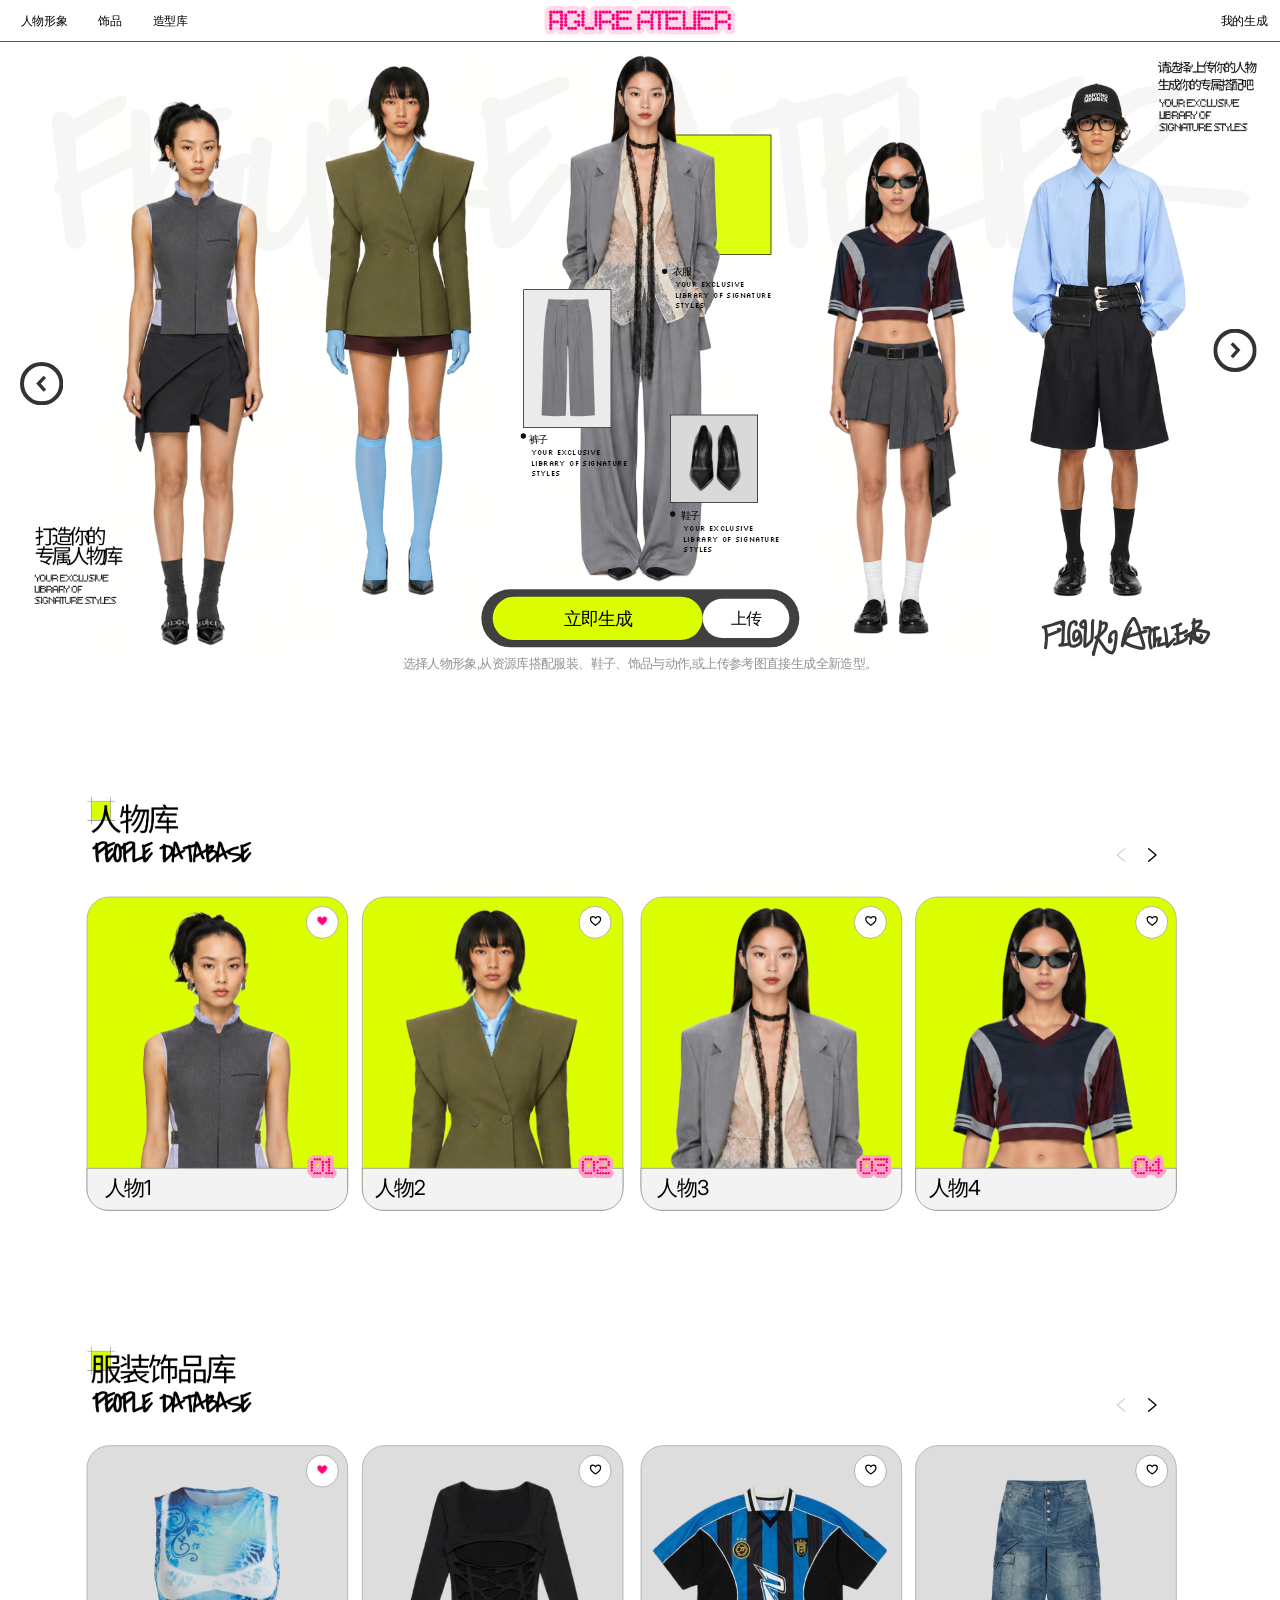
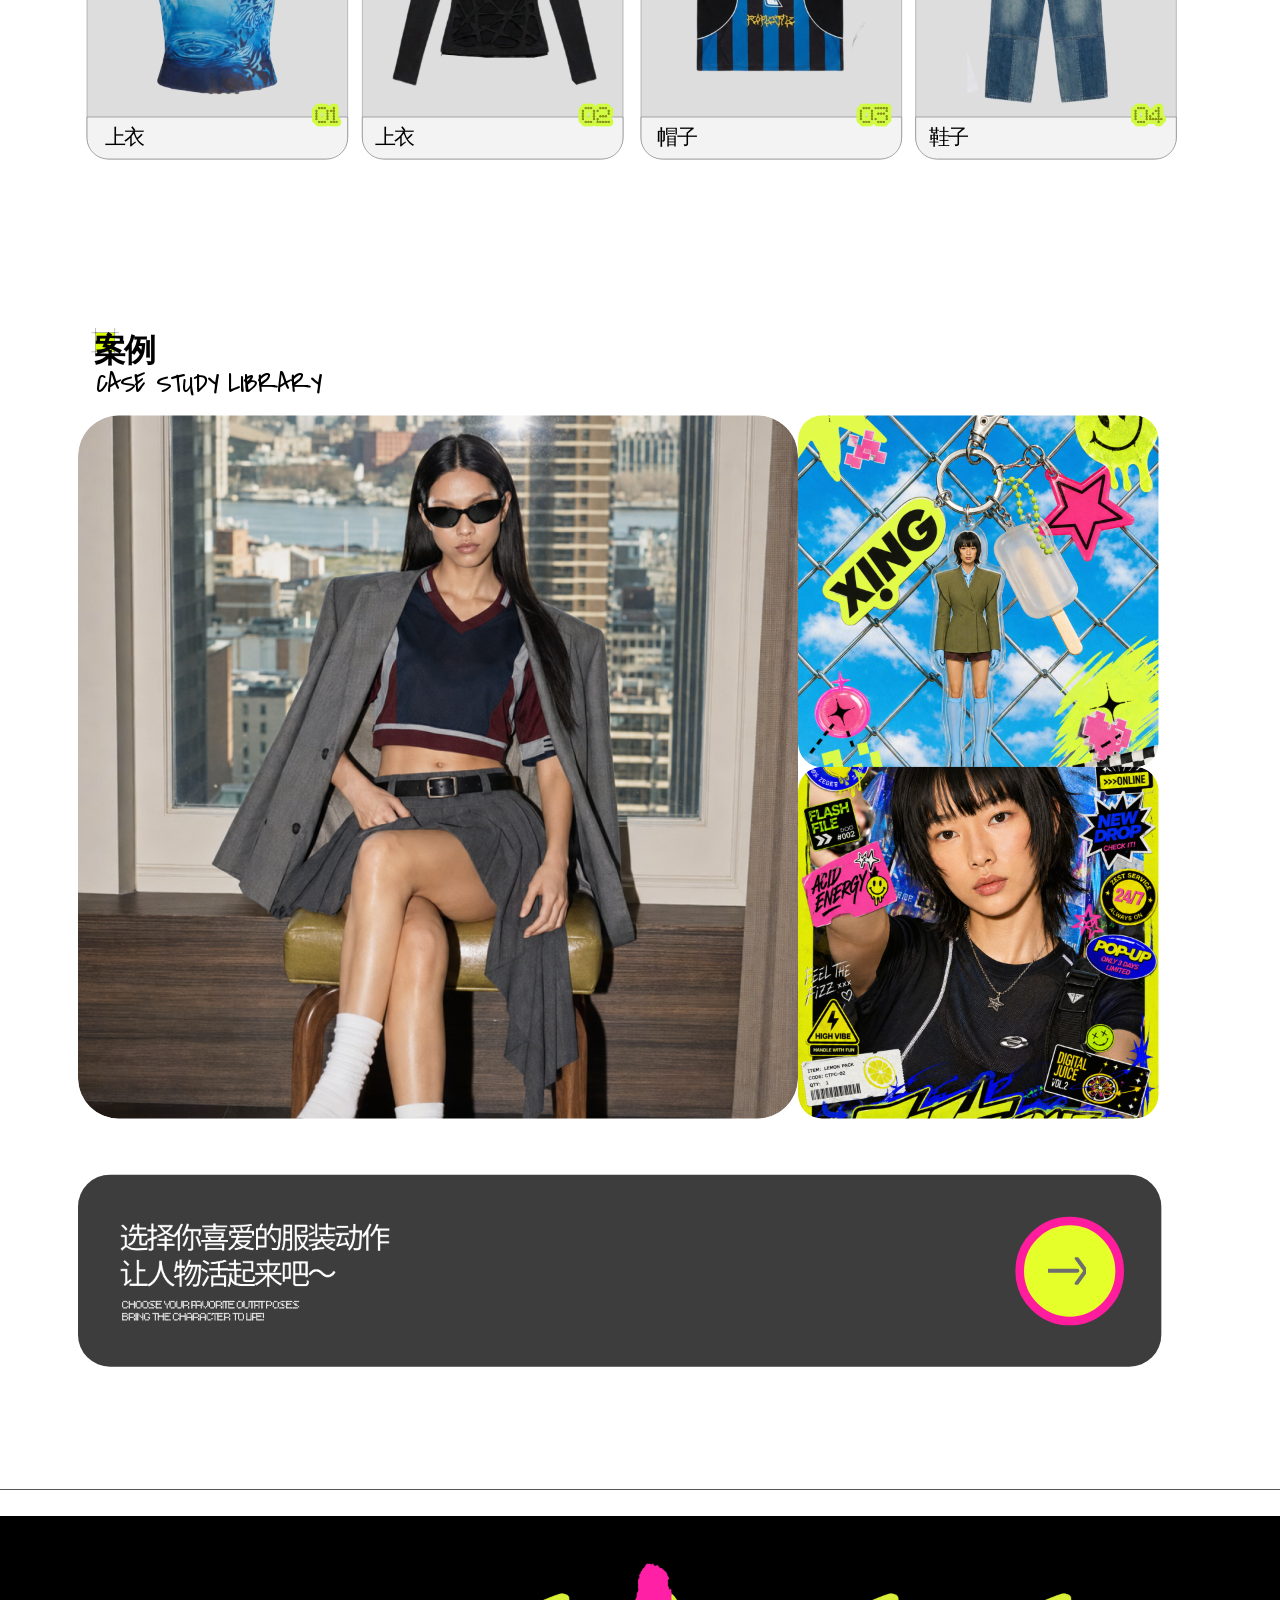
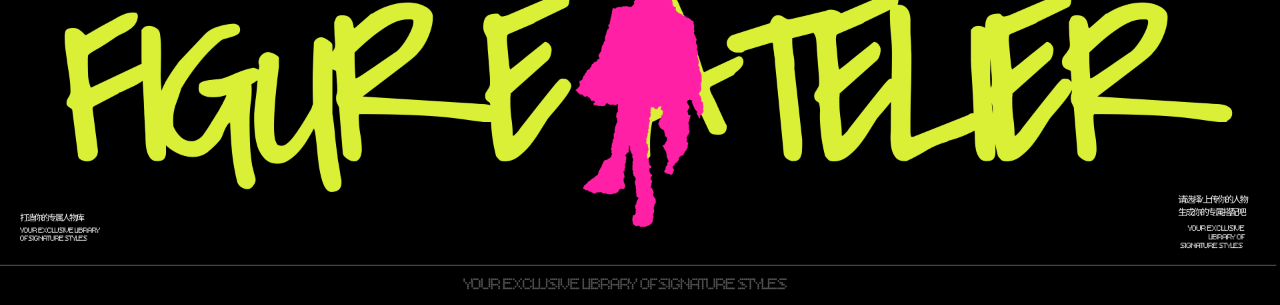
<file: atelier.html>
<!DOCTYPE html>
<html lang="zh-CN">
<head>
    <meta charset="UTF-8">
    <meta name="viewport" content="width=device-width, initial-scale=1.0">
    <title>人形换装工作室 — FIGURE ATELIER</title>
    <link rel="preconnect" href="https://fonts.googleapis.com">
    <link rel="preconnect" href="https://fonts.gstatic.com" crossorigin>
    <link href="https://fonts.googleapis.com/css2?family=Covered+By+Your+Grace&family=Silkscreen:wght@400;700&family=Inter:wght@400;500&display=swap" rel="stylesheet">
    <link rel="stylesheet" href="home.css?v=8">
</head>
<body>

<div class="stage" id="stage">
  <div class="canvas" id="canvas">

    <!-- ===== Hero 背景水印 ===== -->
    <img class="hero-watermark" src="images/figma-home/hero_watermark.png" style="left:78px;top:108px;width:1795.5px;height:312.5px" alt="">

    <!-- ===== 顶部导航 ===== -->
    <div class="nav-line"></div>
    <a class="nav-link" style="left:31px" href="#people">人物形象</a>
    <a class="nav-link" style="left:147px" href="#accessories">饰品</a>
    <a class="nav-link" style="left:229px" href="studio.html?lib=outfit">造型库</a>
    <img class="nav-logo-img" src="images/figma-home/nav_logo.png" alt="FIGURE ATELIER">
    <a class="nav-link" style="left:1831px" href="studio.html">我的生成</a>

    <!-- ===== Hero ===== -->
    <div class="hero-acid-block"></div>

    <a class="hero-model" style="left:125px;top:110px;width:313px;height:895px" href="studio.html?look=C1">
      <img src="images/figma-home/hero_1.png" alt="人物形象 1">
    </a>
    <a class="hero-model" style="left:431px;top:58px;width:319px;height:912px" href="studio.html?look=C3">
      <img src="images/figma-home/hero_2.png" alt="人物形象 2">
    </a>
    <a class="hero-model" style="left:816px;top:48px;width:301px;height:862px" href="studio.html?look=C5">
      <img src="images/figma-home/hero_3.png" alt="人物形象 3">
    </a>
    <a class="hero-model" style="left:1210px;top:180px;width:281px;height:802px" href="studio.html?look=C4">
      <img src="images/figma-home/hero_4.png" alt="人物形象 4">
    </a>
    <a class="hero-model" style="left:1518px;top:124px;width:262px;height:771px" href="studio.html?look=C2">
      <img src="images/figma-home/hero_5.png" alt="人物形象 5">
    </a>

    <!-- 装饰标签图 -->
    <img class="tag-img" style="left:1737px;top:92px;width:148px;height:104.5px" src="images/figma-home/tag_right_top.png" alt="">
    <img class="tag-img" style="left:52px;top:790px;width:132px;height:116px" src="images/figma-home/tag_left_bottom.png" alt="">

    <!-- 标注：衣服 -->
    <span class="callout-dot" style="left:993px;top:403px"></span>
    <p class="note cn" style="left:1009px;top:398px">衣服</p>
    <p class="note small" style="left:1012px;top:420px;width:145px">Your exclusive library of signature styles</p>

    <!-- 标注：裤子（长裤框） -->
    <div class="callout-box" style="left:785px;top:434px;width:132px;height:208px;background:#EBEBEB">
      <img class="callout-item" style="left:21px;top:5px;width:89.7px;height:192px" src="images/figma-home/acc_long.png" alt="裤子">
    </div>
    <span class="callout-dot" style="left:781px;top:650px"></span>
    <p class="note cn" style="left:793px;top:650px">裤子</p>
    <p class="note small" style="left:796px;top:672px;width:145px">Your exclusive library of signature styles</p>

    <!-- 标注：鞋子（高跟框） -->
    <div class="callout-box" style="left:1005px;top:622px;width:132px;height:132px;background:#D9D9D9">
      <img class="callout-item" style="left:17px;top:15px;width:99px;height:101px" src="images/figma-home/acc_square.png" alt="鞋子">
    </div>
    <span class="callout-dot" style="left:1005px;top:767px"></span>
    <p class="note cn" style="left:1022px;top:764px">鞋子</p>
    <p class="note small" style="left:1025px;top:786px;width:145px">Your exclusive library of signature styles</p>

    <!-- 圆形切换箭头 -->
    <button class="hero-arrow" style="left:30px;top:543px" aria-label="上一位"><img src="images/webdesign/arrow-left.svg" alt=""></button>
    <button class="hero-arrow" style="left:1820px;top:493px" aria-label="下一位"><img src="images/webdesign/arrow-right.svg" alt=""></button>

    <!-- 手绘签名 -->
    <img class="hero-scribble" src="images/figma-home/hero_sign.svg" alt="FIGURE ATELIER">

    <!-- 立即生成 / 上传 -->
    <div class="pill">
      <a class="pill-gen" href="studio.html">立即生成</a>
      <a class="pill-up" href="studio.html">上传</a>
    </div>

    <!-- 副标题 -->
    <p class="hero-sub">选择人物形象,从资源库搭配服装、鞋子、饰品与动作,或上传参考图直接生成全新造型。</p>

    <!-- ===== 人物库 ===== -->
    <img class="sec-title-img" id="people" src="images/figma-home/title_people.png" style="left:131px;top:1195px;width:245.5px;height:99px" alt="人物库 People Database">
    <svg class="sec-chevron" style="left:1673px;top:1271px" width="16" height="23" viewBox="0 0 16 23"><path d="M14 2L3 11.5L14 21" fill="none" stroke="#D4D4D4" stroke-width="2" stroke-linecap="round" stroke-linejoin="round"/></svg>
    <svg class="sec-chevron" style="left:1721px;top:1271px" width="16" height="23" viewBox="0 0 16 23"><path d="M2 2L13 11.5L2 21" fill="none" stroke="#000000" stroke-width="2" stroke-linecap="round" stroke-linejoin="round"/></svg>

    <a class="p-card" style="left:130px;top:1345.1px" href="studio.html?look=C1">
      <span class="p-card-bg"></span>
      <img class="p-card-img" style="left:0" src="images/figma-home/card_1.png" alt="人物1">
      <span class="p-card-hole" style="left:329px;top:14px"></span>
      <svg class="p-card-heart" style="left:342.7px;top:27.7px" width="20.6" height="16.7" viewBox="0 0 22 18"><path d="M11 16.2C11 16.2 2.8 11.2 2.8 6.1C2.8 3.6 4.7 1.9 7 1.9C8.6 1.9 10.1 2.9 11 4.5C11.9 2.9 13.4 1.9 15 1.9C17.3 1.9 19.2 3.6 19.2 6.1C19.2 11.2 11 16.2 11 16.2Z" fill="#FF007F" stroke="#FDA3C6" stroke-width="1.6" stroke-linejoin="round"/></svg>
      <span class="p-card-foot"></span>
      <span class="p-card-name" style="left:27px">人物1</span>
      <img class="p-card-no" style="left:329px;width:48.4px" src="images/figma-home/num_p_01.svg" alt="01">
    </a>
    <a class="p-card" style="left:543px;top:1345.1px" href="studio.html?look=C3">
      <span class="p-card-bg"></span>
      <img class="p-card-img" style="left:0" src="images/figma-home/card_2.png" alt="人物2">
      <span class="p-card-hole" style="left:325px;top:14px"></span>
      <svg class="p-card-heart" style="left:339.7px;top:27.7px" width="20.6" height="16.7" viewBox="0 0 22 18"><path d="M11 16.2C11 16.2 2.8 11.2 2.8 6.1C2.8 3.6 4.7 1.9 7 1.9C8.6 1.9 10.1 2.9 11 4.5C11.9 2.9 13.4 1.9 15 1.9C17.3 1.9 19.2 3.6 19.2 6.1C19.2 11.2 11 16.2 11 16.2Z" fill="none" stroke="#000000" stroke-width="2" stroke-linejoin="round"/></svg>
      <span class="p-card-foot"></span>
      <span class="p-card-name" style="left:19px">人物2</span>
      <img class="p-card-no" style="left:321px;width:60.1px" src="images/figma-home/num_p_02.svg" alt="02">
    </a>
    <a class="p-card" style="left:961px;top:1345.1px" href="studio.html?look=C5">
      <span class="p-card-bg"></span>
      <img class="p-card-img" style="left:12px" src="images/figma-home/card_3.png" alt="人物3">
      <span class="p-card-hole" style="left:320px;top:14px"></span>
      <svg class="p-card-heart" style="left:334.7px;top:27.7px" width="20.6" height="16.7" viewBox="0 0 22 18"><path d="M11 16.2C11 16.2 2.8 11.2 2.8 6.1C2.8 3.6 4.7 1.9 7 1.9C8.6 1.9 10.1 2.9 11 4.5C11.9 2.9 13.4 1.9 15 1.9C17.3 1.9 19.2 3.6 19.2 6.1C19.2 11.2 11 16.2 11 16.2Z" fill="none" stroke="#000000" stroke-width="2" stroke-linejoin="round"/></svg>
      <span class="p-card-foot"></span>
      <span class="p-card-name" style="left:25px">人物3</span>
      <img class="p-card-no" style="left:320px;width:60.1px" src="images/figma-home/num_p_03.svg" alt="03">
    </a>
    <a class="p-card" style="left:1373px;top:1345.1px" href="studio.html?look=C4">
      <span class="p-card-bg"></span>
      <img class="p-card-img" style="left:16px" src="images/figma-home/card_4.png" alt="人物4">
      <span class="p-card-hole" style="left:330px;top:14px"></span>
      <svg class="p-card-heart" style="left:344.7px;top:27.7px" width="20.6" height="16.7" viewBox="0 0 22 18"><path d="M11 16.2C11 16.2 2.8 11.2 2.8 6.1C2.8 3.6 4.7 1.9 7 1.9C8.6 1.9 10.1 2.9 11 4.5C11.9 2.9 13.4 1.9 15 1.9C17.3 1.9 19.2 3.6 19.2 6.1C19.2 11.2 11 16.2 11 16.2Z" fill="none" stroke="#000000" stroke-width="2" stroke-linejoin="round"/></svg>
      <span class="p-card-foot"></span>
      <span class="p-card-name" style="left:20px">人物4</span>
      <img class="p-card-no" style="left:320px;width:60.1px" src="images/figma-home/num_p_04.svg" alt="04">
    </a>

    <!-- ===== 服装饰品库 ===== -->
    <img class="sec-title-img" id="accessories" src="images/figma-home/title_accessory.png" style="left:131px;top:2020px;width:245.5px;height:99px" alt="服装饰品库">
    <svg class="sec-chevron" style="left:1673px;top:2096px" width="16" height="23" viewBox="0 0 16 23"><path d="M14 2L3 11.5L14 21" fill="none" stroke="#D4D4D4" stroke-width="2" stroke-linecap="round" stroke-linejoin="round"/></svg>
    <svg class="sec-chevron" style="left:1721px;top:2096px" width="16" height="23" viewBox="0 0 16 23"><path d="M2 2L13 11.5L2 21" fill="none" stroke="#000000" stroke-width="2" stroke-linecap="round" stroke-linejoin="round"/></svg>

    <a class="p-card grey" style="left:130px;top:2168.1px" href="studio.html?lib=outfit">
      <span class="p-card-bg"></span>
      <img class="p-card-img" style="left:27px;top:35.9px;width:337px;height:399px;object-fit:fill" src="images/figma-home/cloth_1.png" alt="上衣">
      <span class="p-card-hole" style="left:329px;top:13.9px"></span>
      <svg class="p-card-heart" style="left:342.7px;top:27.7px" width="20.6" height="16.7" viewBox="0 0 22 18"><path d="M11 16.2C11 16.2 2.8 11.2 2.8 6.1C2.8 3.6 4.7 1.9 7 1.9C8.6 1.9 10.1 2.9 11 4.5C11.9 2.9 13.4 1.9 15 1.9C17.3 1.9 19.2 3.6 19.2 6.1C19.2 11.2 11 16.2 11 16.2Z" fill="#FF007F" stroke="#FDA3C6" stroke-width="1.6" stroke-linejoin="round"/></svg>
      <span class="p-card-foot"></span>
      <span class="p-card-name" style="left:27px">上衣</span>
      <img class="p-card-no" style="left:336px;width:48.4px" src="images/figma-home/num_g_01.svg" alt="01">
    </a>
    <a class="p-card grey" style="left:543px;top:2168.1px" href="studio.html?lib=outfit">
      <span class="p-card-bg"></span>
      <img class="p-card-img" style="left:30px;top:49.9px;width:344.6px;height:324px;object-fit:fill" src="images/figma-home/cloth_2_mask.png" alt="上衣">
      <span class="p-card-hole" style="left:325px;top:13.9px"></span>
      <svg class="p-card-heart" style="left:339.7px;top:27.7px" width="20.6" height="16.7" viewBox="0 0 22 18"><path d="M11 16.2C11 16.2 2.8 11.2 2.8 6.1C2.8 3.6 4.7 1.9 7 1.9C8.6 1.9 10.1 2.9 11 4.5C11.9 2.9 13.4 1.9 15 1.9C17.3 1.9 19.2 3.6 19.2 6.1C19.2 11.2 11 16.2 11 16.2Z" fill="none" stroke="#000000" stroke-width="2" stroke-linejoin="round"/></svg>
      <span class="p-card-foot"></span>
      <span class="p-card-name" style="left:19px">上衣</span>
      <img class="p-card-no" style="left:321px;width:60.1px" src="images/figma-home/num_g_02.svg" alt="02">
    </a>
    <a class="p-card grey" style="left:961px;top:2168.1px" href="studio.html?lib=accessory">
      <span class="p-card-bg"></span>
      <img class="p-card-img" style="left:2px;top:27.9px;width:367px;height:330px;object-fit:fill" src="images/figma-home/cloth_3.png" alt="帽子">
      <span class="p-card-hole" style="left:320px;top:13.9px"></span>
      <svg class="p-card-heart" style="left:334.7px;top:27.7px" width="20.6" height="16.7" viewBox="0 0 22 18"><path d="M11 16.2C11 16.2 2.8 11.2 2.8 6.1C2.8 3.6 4.7 1.9 7 1.9C8.6 1.9 10.1 2.9 11 4.5C11.9 2.9 13.4 1.9 15 1.9C17.3 1.9 19.2 3.6 19.2 6.1C19.2 11.2 11 16.2 11 16.2Z" fill="none" stroke="#000000" stroke-width="2" stroke-linejoin="round"/></svg>
      <span class="p-card-foot"></span>
      <span class="p-card-name" style="left:25px">帽子</span>
      <img class="p-card-no" style="left:320px;width:60.1px" src="images/figma-home/num_g_03.svg" alt="03">
    </a>
    <a class="p-card grey" style="left:1373px;top:2168.1px" href="studio.html?lib=accessory">
      <span class="p-card-bg"></span>
      <img class="p-card-img" style="left:78px;top:27.9px;width:238px;height:368px;object-fit:fill" src="images/figma-home/cloth_4.png" alt="鞋子">
      <span class="p-card-hole" style="left:330px;top:13.9px"></span>
      <svg class="p-card-heart" style="left:344.7px;top:27.7px" width="20.6" height="16.7" viewBox="0 0 22 18"><path d="M11 16.2C11 16.2 2.8 11.2 2.8 6.1C2.8 3.6 4.7 1.9 7 1.9C8.6 1.9 10.1 2.9 11 4.5C11.9 2.9 13.4 1.9 15 1.9C17.3 1.9 19.2 3.6 19.2 6.1C19.2 11.2 11 16.2 11 16.2Z" fill="none" stroke="#000000" stroke-width="2" stroke-linejoin="round"/></svg>
      <span class="p-card-foot"></span>
      <span class="p-card-name" style="left:20px">鞋子</span>
      <img class="p-card-no" style="left:320px;width:60.1px" src="images/figma-home/num_g_04.svg" alt="04">
    </a>

    <!-- ===== 案例 ===== -->
    <img class="sec-marker" src="images/webdesign/marker-square-3.svg" style="left:137px;top:2892px" alt="">
    <h2 class="sec-title" style="left:141px;top:2897px">案例</h2>
    <p class="sec-subtitle" style="left:144px;top:2947px">CASE STUDY LIBRARY</p>

    <a class="case-img" style="left:117px;top:3023px;width:1080px;height:1055px;border-radius:61px" href="studio.html">
      <img src="images/figma-home/case_big.png" alt="案例：室内造型">
    </a>
    <a class="case-img" style="left:1197px;top:3023px;width:541px;height:528px;border-radius:36px" href="studio.html">
      <img src="images/figma-home/case_s1.png" alt="案例：贴纸拼贴 1">
    </a>
    <a class="case-img" style="left:1197px;top:3550px;width:541px;height:528px;border-radius:36px" href="studio.html">
      <img src="images/figma-home/case_s2.png" alt="案例：贴纸拼贴 2">
    </a>

    <!-- ===== CTA 行动条 ===== -->
    <a class="cta-band" href="studio.html" aria-label="立即生成"></a>
    <img class="cta-text-img" src="images/figma-home/cta_text.png" alt="选择你喜爱的服装动作，让人物活起来吧～">
    <span class="cta-circle"></span>
    <svg class="cta-arrow" width="57.5" height="40.5" viewBox="0 0 57.5 40.5"><path d="M1 20.25 H44 M43 1.5 L56.5 20.25 L43 39" fill="none" stroke="#6E6E6E" stroke-width="6" stroke-linecap="round" stroke-linejoin="round"/></svg>

    <!-- ===== 页脚 ===== -->
    <div class="foot-line"></div>
    <img class="foot-img" src="images/figma-home/footer_full.png" alt="FIGURE ATELIER — Your exclusive library of signature styles">

  </div>
</div>

<script>
(function () {
    var stage = document.getElementById('stage');
    var canvas = document.getElementById('canvas');
    var DESIGN_W = 1920;
    var DESIGN_H = 5258;
    function fit() {
        var s = Math.min(1, window.innerWidth / DESIGN_W);
        canvas.style.transform = 'scale(' + s + ')';
        stage.style.height = (DESIGN_H * s) + 'px';
        return s;
    }
    window.addEventListener('resize', fit);
    fit();

    document.querySelectorAll('a[href^="#"]').forEach(function (a) {
        a.addEventListener('click', function (e) {
            var target = document.querySelector(a.getAttribute('href'));
            if (!target) return;
            e.preventDefault();
            var s = Math.min(1, window.innerWidth / DESIGN_W);
            window.scrollTo({ top: target.offsetTop * s - 10 * s, behavior: 'smooth' });
        });
    });
})();
</script>

</body>
</html>
</file>
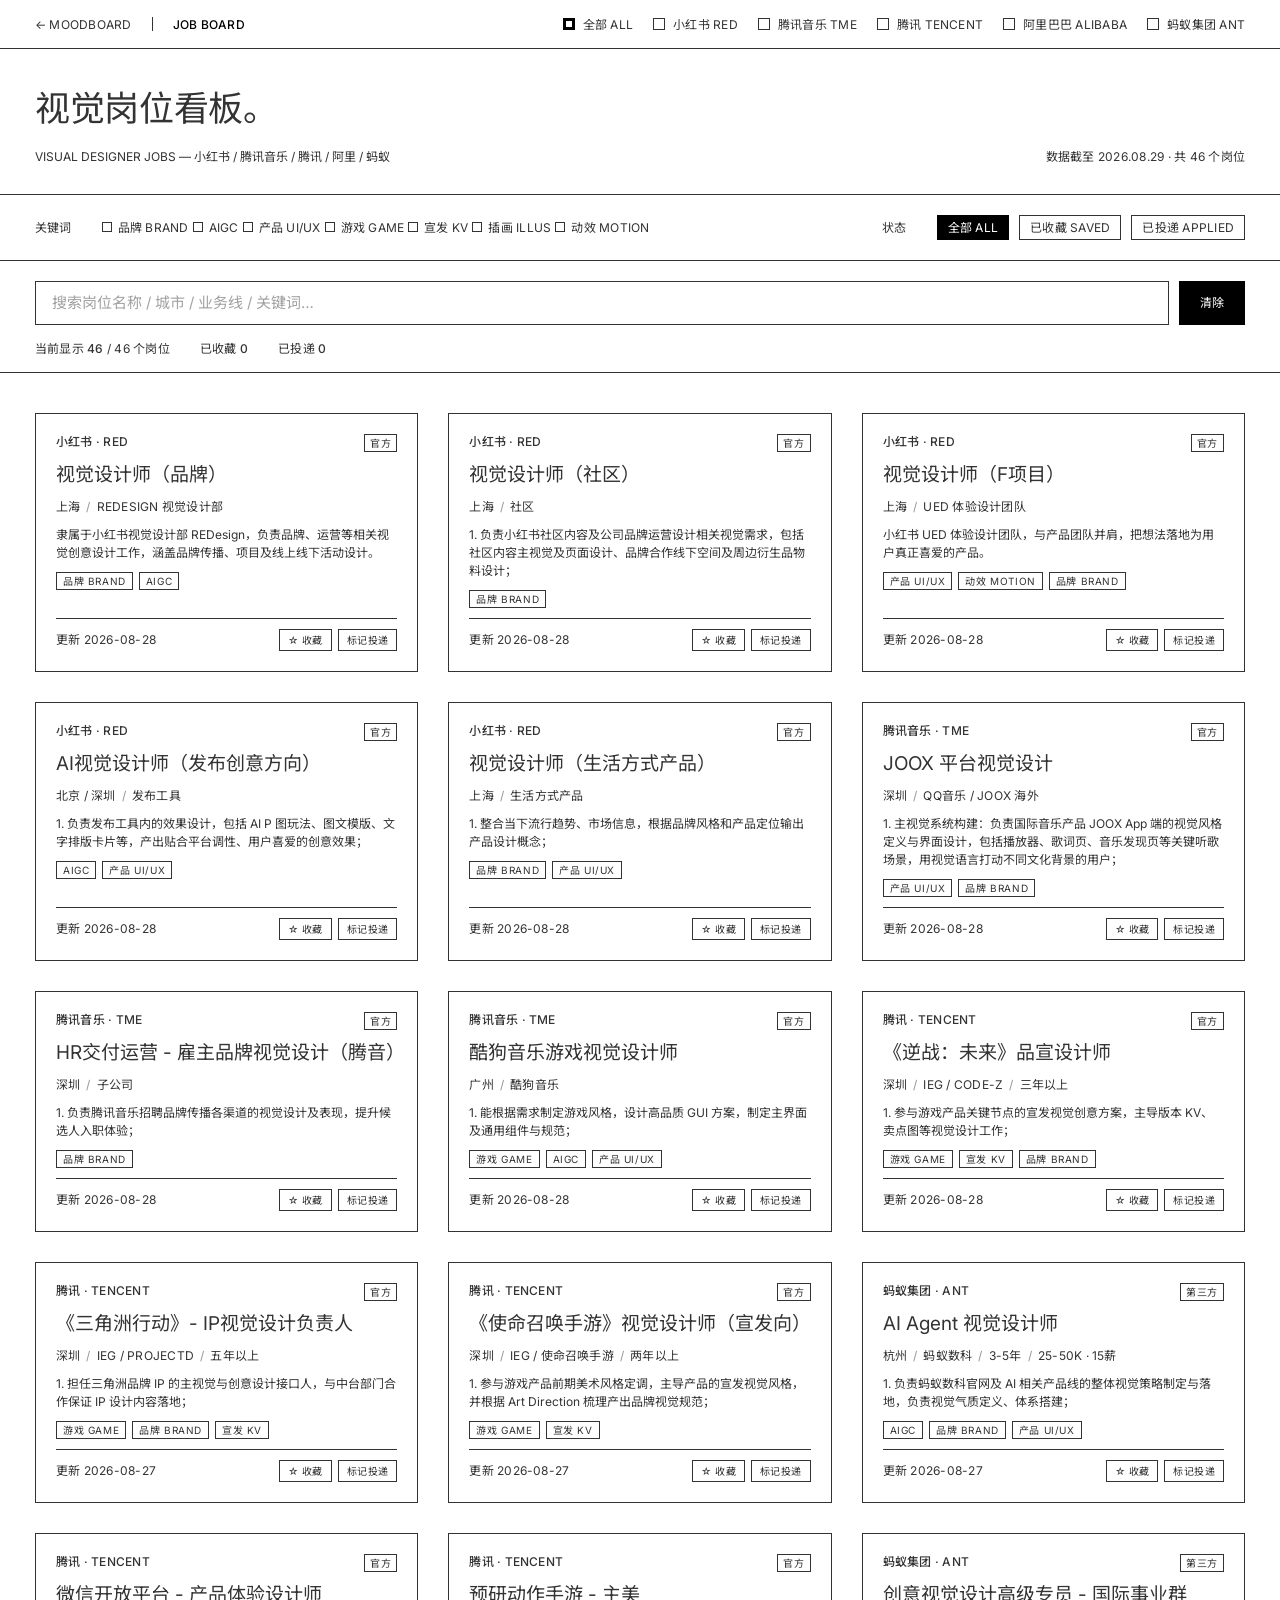
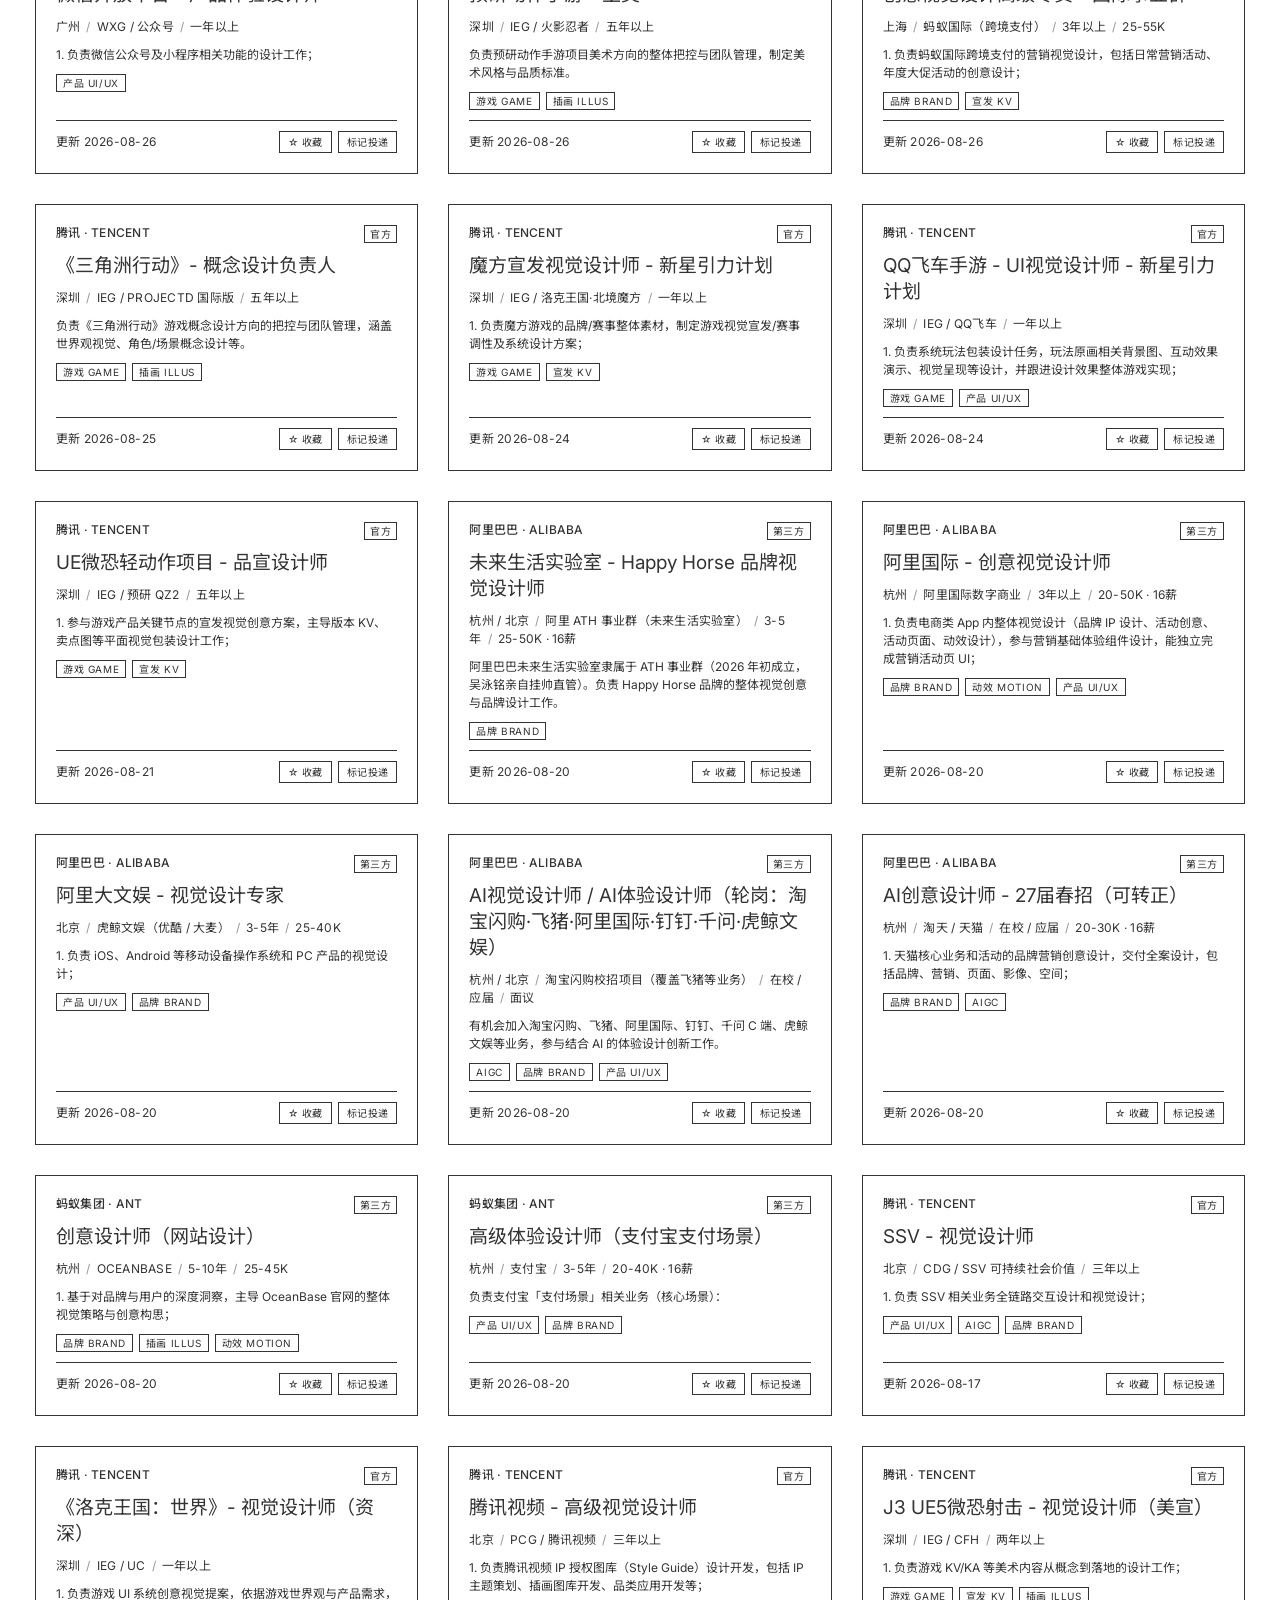
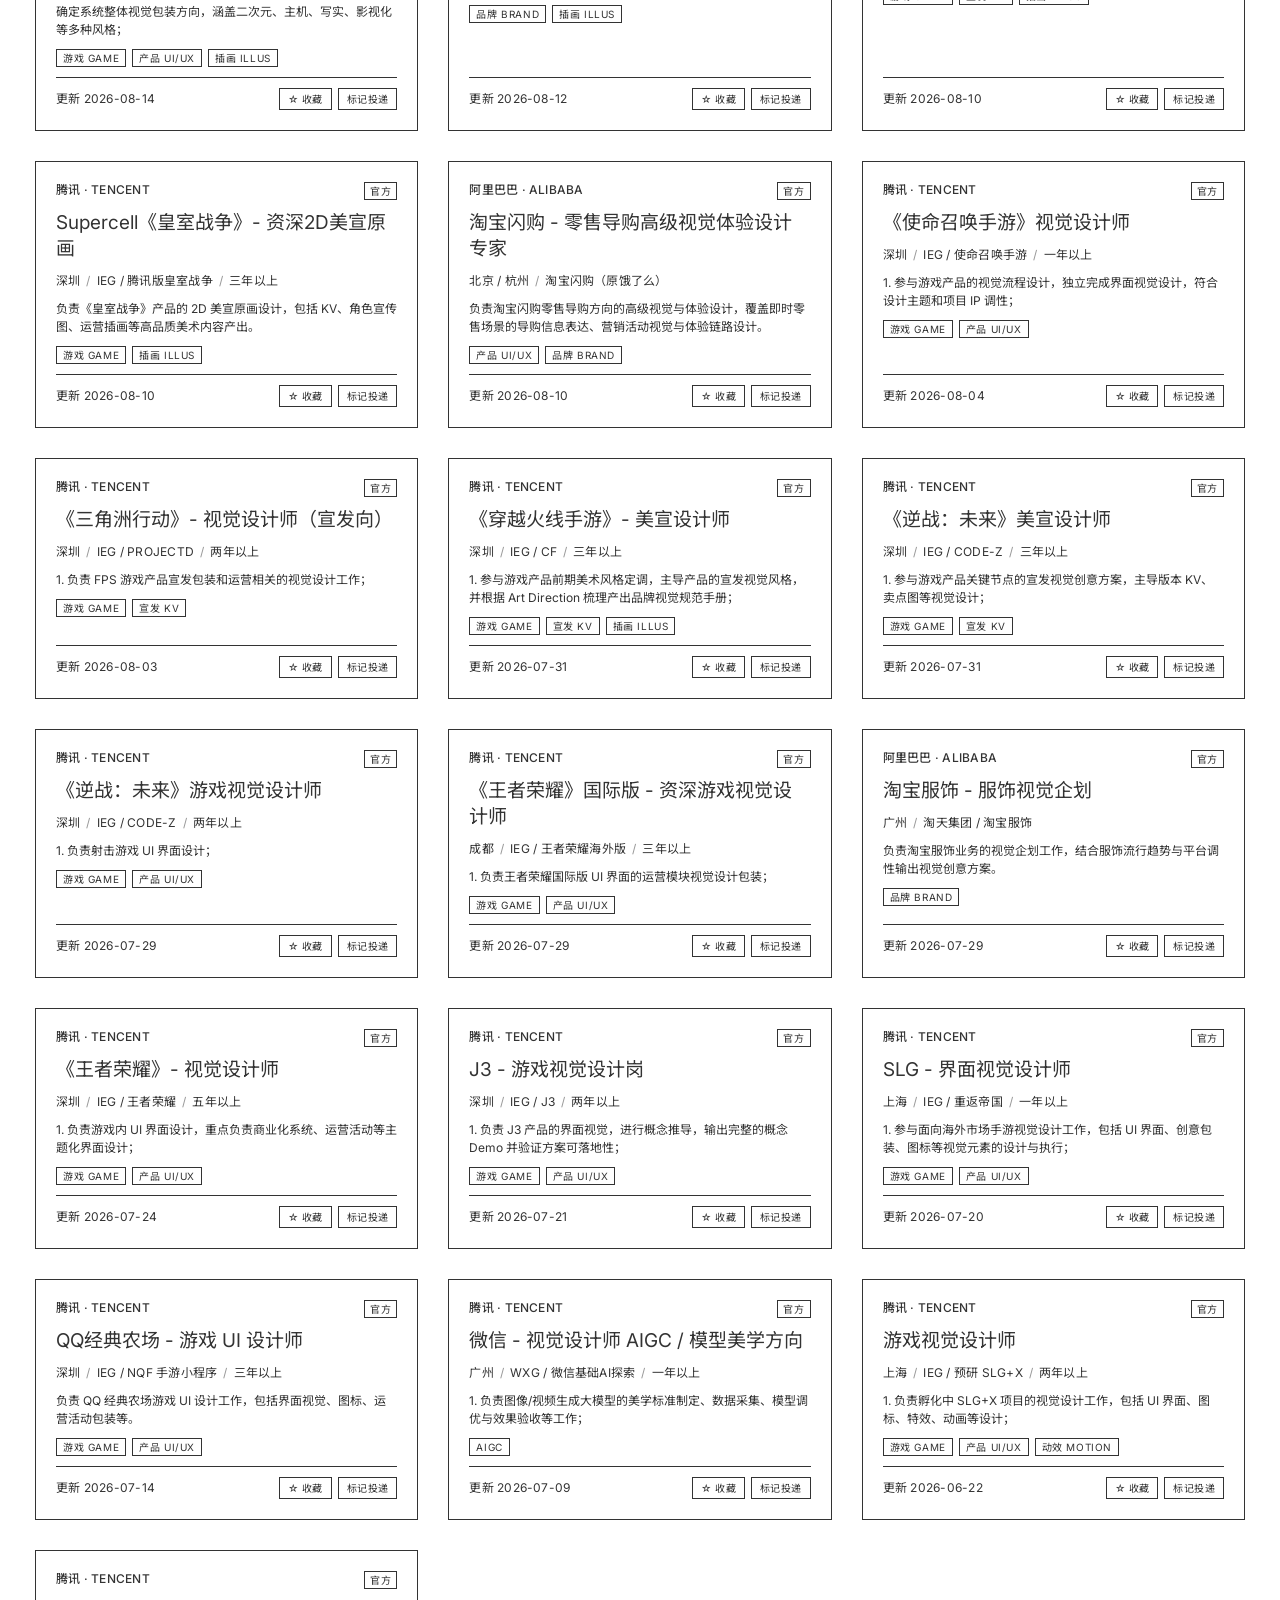
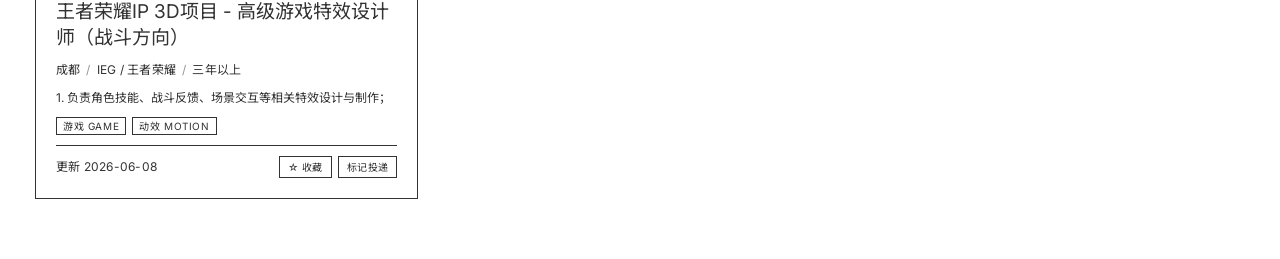
<file: jobs.html>
<!DOCTYPE html>
<html lang="zh-CN">
<head>
    <meta charset="UTF-8">
    <meta name="viewport" content="width=device-width, initial-scale=1.0">
    <title>视觉岗位看板 — VISUAL DESIGN JOB BOARD</title>
    <link rel="preconnect" href="https://fonts.googleapis.com">
    <link rel="preconnect" href="https://fonts.gstatic.com" crossorigin>
    <link href="https://fonts.googleapis.com/css2?family=Inter:wght@400&family=Noto+Sans+SC:wght@400;500&display=swap" rel="stylesheet">
    <link rel="stylesheet" href="styles.css">
    <link rel="stylesheet" href="jobs.css">
</head>
<body>

    <nav class="top-nav">
        <div class="top-nav-inner">
            <div class="nav-left">
                <a class="nav-link" href="index.html">← MOODBOARD</a>
                <span class="nav-divider"></span>
                <span class="nav-link nav-current">JOB BOARD</span>
            </div>
            <div class="nav-right" id="companyFilters"></div>
        </div>
    </nav>

    <header class="masthead">
        <h1 class="wordmark">视觉岗位看板。</h1>
        <div class="masthead-meta">
            <span>VISUAL DESIGNER JOBS — 小红书 / 腾讯音乐 / 腾讯 / 阿里 / 蚂蚁</span>
            <span class="count">数据截至 2026.08.29 · 共 <span id="jobCount">0</span> 个岗位</span>
        </div>
    </header>

    <div class="keyword-bar">
        <span class="keyword-bar-label">关键词</span>
        <div class="keyword-list" id="tagFilters"></div>
        <span class="keyword-bar-label" style="margin-left:auto;">状态</span>
        <div class="status-filters" id="statusFilters"></div>
    </div>

    <div class="search-bar">
        <input type="text" id="searchInput" class="search-input" placeholder="搜索岗位名称 / 城市 / 业务线 / 关键词…">
        <button class="btn btn-primary" id="clearSearch">清除</button>
    </div>

    <div class="stats-strip" id="statsStrip"></div>

    <main class="main">
        <div class="job-grid" id="jobGrid"></div>
        <div class="empty-state" id="emptyState" style="display: none;">
            <h3>没有匹配的岗位</h3>
            <p>试试清除筛选条件或更换关键词。</p>
            <button class="btn btn-primary" id="resetFilters">重置筛选</button>
        </div>
    </main>

    <div class="modal-overlay" id="jobModal">
        <div class="job-modal">
            <button class="modal-close" id="closeJobModal">&times;</button>
            <div class="job-modal-body" id="jobModalBody"></div>
        </div>
    </div>

    <script src="jobs.js"></script>
</body>
</html>
</file>
<file: home.css>
/* ===== FIGURE ATELIER 首页 · Figma《网页设计》1:1 还原 ===== */
:root {
    --acid: #DBFE01;
    --acid-block: #DEFF0F;
    --lime-foot: #D9F036;
    --pink: #FF007F;
    --pink-2: #FF20A5;
    --ink: #000000;
    --paper: #FFFFFF;
    --grey-strip: #F3F3F3;
    --grey-pill: #404040;
    --grey-note: #5C5C5C;
    --font-hand: 'Covered By Your Grace', 'PingFang SC', cursive;
    --font-pixel: 'Silkscreen', 'PingFang SC', monospace;
    --font-sans: 'PingFang SC', 'Hiragino Sans GB', -apple-system, 'Hiragino Kaku Gothic Pro', 'Helvetica Neue', 'Microsoft YaHei', sans-serif;
}

* { margin: 0; padding: 0; box-sizing: border-box; }

html, body {
    background: var(--paper);
    color: var(--ink);
    font-family: var(--font-sans);
    letter-spacing: -0.09em;
    -webkit-font-smoothing: antialiased;
}

a { text-decoration: none; color: inherit; }
img { display: block; }

/* ===== 1920 画布 · 等比缩放 ===== */
.stage {
    position: relative;
    width: 100%;
    overflow: hidden;
}

.canvas {
    position: absolute;
    left: 50%;
    top: 0;
    margin-left: -960px;
    width: 1920px;
    height: 5258px;
    transform-origin: center top;
    background: var(--paper);
    overflow: hidden;
}

/* ===== 顶部导航 ===== */
.nav-line {
    position: absolute;
    left: 0;
    top: 62px;
    width: 1920px;
    height: 1px;
    background: var(--ink);
    z-index: 20;
}

.nav-logo-img {
    position: absolute;
    left: 817px;
    top: 9px;
    width: 285.5px;
    height: 43px;
    z-index: 20;
}

.nav-link {
    position: absolute;
    top: 18px;
    font-family: var(--font-sans);
    font-size: 18.5px;
    line-height: 1.4;
    color: var(--ink);
    z-index: 20;
    white-space: nowrap;
}

.nav-link:hover { color: var(--pink); }

/* ===== Hero ===== */
.hero-acid-block {
    position: absolute;
    left: 992px;
    top: 202px;
    width: 165px;
    height: 180px;
    background: var(--acid-block);
    border: 1px solid var(--ink);
    z-index: 1;
}

.hero-model {
    position: absolute;
    z-index: 2;
}

.hero-model img {
    width: 100%;
    height: 100%;
    object-fit: fill;
}

.hero-model:hover { filter: drop-shadow(0 6px 0 rgba(0,0,0,.08)); }

/* 标注框 */
.callout-box {
    position: absolute;
    border: 1px solid var(--ink);
    z-index: 3;
}

.callout-item {
    position: absolute;
    z-index: 4;
    width: 100%;
    height: 100%;
    object-fit: fill;
}

.callout-dot {
    position: absolute;
    left: 781px;
    top: 689px;
    width: 8px;
    height: 8px;
    background: #111111;
    border-radius: 50%;
    z-index: 4;
}

.callout-img {
    position: absolute;
    z-index: 4;
}

.note {
    position: absolute;
    font-family: var(--font-pixel);
    font-size: 19px;
    line-height: 1.35;
    color: var(--ink);
    z-index: 4;
    font-weight: 400;
}

.note.small {
    font-family: var(--font-pixel);
    font-size: 10px;
    line-height: 1.55;
    letter-spacing: 0.02em;
    text-transform: uppercase;
}

.note.cn {
    font-family: var(--font-sans);
    font-size: 15px;
    line-height: 1.2;
    font-weight: 400;
}

.tag-img {
    position: absolute;
    z-index: 4;
}

.hero-watermark {
    position: absolute;
    z-index: 0;
    pointer-events: none;
}

.hero-sub {
    position: absolute;
    left: 576px;
    top: 984px;
    width: 768px;
    text-align: center;
    font-family: 'Inter', var(--font-sans);
    font-size: 19.6px;
    line-height: 1.2;
    font-weight: 400;
    color: #929292;
    z-index: 4;
}

/* 圆形箭头 */
.hero-arrow {
    position: absolute;
    width: 65px;
    height: 65px;
    z-index: 6;
    cursor: pointer;
    background: none;
    border: none;
    padding: 0;
}

.hero-arrow img { width: 100%; height: 100%; }
.hero-arrow:hover { opacity: .55; }

/* 手绘签名 */
.hero-scribble {
    position: absolute;
    left: 1553px;
    top: 925px;
    width: 272px;
    height: 60px;
    z-index: 4;
}

/* 立即生成 / 上传 药丸 */
.pill {
    position: absolute;
    left: 722px;
    top: 884px;
    width: 477px;
    height: 87px;
    background: var(--grey-pill);
    border-radius: 43.5px;
    z-index: 8;
}

.pill a {
    position: absolute;
    display: flex;
    align-items: center;
    justify-content: center;
    font-family: var(--font-sans);
    font-weight: 300;
    font-size: 26.5px;
    border-radius: 32.5px;
    transition: filter .15s;
}

.pill-gen {
    left: 17px;
    top: 11px;
    width: 315px;
    height: 65px;
    background: var(--acid);
    color: var(--ink);
}

.pill-up {
    left: 332px;
    top: 14px;
    width: 130px;
    height: 59px;
    background: var(--paper);
    color: var(--ink);
    border-radius: 29.5px !important;
    font-size: 24px !important;
}

.pill a:hover { filter: brightness(1.06); }

/* ===== 区块标题 ===== */
.sec-marker {
    position: absolute;
    width: 42px;
    height: 42px;
    z-index: 1;
}

.sec-title {
    position: absolute;
    font-family: var(--font-hand);
    font-size: 47.3px;
    line-height: 1.35;
    color: var(--ink);
    z-index: 2;
}

.sec-subtitle {
    position: absolute;
    font-family: var(--font-hand);
    font-size: 42.3px;
    line-height: 1.35;
    color: var(--ink);
    z-index: 2;
    white-space: nowrap;
}

.sec-title-img {
    position: absolute;
    z-index: 2;
}

.sec-chevron {
    position: absolute;
    z-index: 3;
    cursor: pointer;
}

.sec-chevron:hover { opacity: .5; }

/* ===== 人物库 / 饰品库 卡片 ===== */
.p-card {
    position: absolute;
    width: 392px;
    height: 471px;
    z-index: 2;
}

.p-card-bg {
    position: absolute;
    left: 0;
    top: 0;
    width: 392px;
    height: 471px;
    background: var(--acid);
    border: 1px solid #9F9F9F;
    border-radius: 34px;
}

.p-card-img {
    position: absolute;
    top: -27px;
    width: 367px;
    height: 435px;
    object-fit: fill;
    z-index: 1;
}

.p-card-hole {
    position: absolute;
    width: 49px;
    height: 49px;
    background: var(--paper);
    border: 1px solid #959595;
    border-radius: 50%;
    z-index: 3;
}

.p-card-heart {
    position: absolute;
    z-index: 4;
}

.p-card-foot {
    position: absolute;
    left: 0;
    top: 407px;
    width: 392px;
    height: 64px;
    background: var(--grey-strip);
    border: 1px solid #828282;
    border-radius: 0 0 32px 32px;
    z-index: 2;
}

.p-card-name {
    position: absolute;
    left: 27px;
    top: 418px;
    font-family: 'Inter', var(--font-sans);
    font-size: 31px;
    line-height: 1.22;
    font-weight: 400;
    color: var(--ink);
    z-index: 4;
}

.p-card-no {
    position: absolute;
    top: 387px;
    height: 35px;
    width: auto;
    z-index: 4;
}

.p-card:hover .p-card-bg { background: #c8ec00; }

.p-card.grey .p-card-bg { background: #DDDDDD; }
.p-card.grey:hover .p-card-bg { background: #cfcfcf; }

/* ===== 案例 ===== */
.case-img {
    position: absolute;
    z-index: 2;
    overflow: hidden;
}

.case-img img {
    width: 100%;
    height: 100%;
    object-fit: cover;
}

.case-img:hover { opacity: .92; }

/* ===== CTA 行动条 ===== */
.cta-band {
    position: absolute;
    left: 117px;
    top: 4162px;
    width: 1625px;
    height: 288px;
    background: #3D3D3D;
    border-radius: 48px;
    z-index: 2;
}

.cta-band:hover { background: #4a4a4a; }

.cta-text-img {
    position: absolute;
    left: 181px;
    top: 4235px;
    width: 402.5px;
    height: 145.5px;
    z-index: 3;
    pointer-events: none;
}

.cta-circle {
    position: absolute;
    left: 1523px;
    top: 4225px;
    width: 163px;
    height: 163px;
    background: #E4FF29;
    border: 13px solid #FF1D9D;
    border-radius: 50%;
    z-index: 3;
    pointer-events: none;
}

.cta-arrow {
    position: absolute;
    left: 1571.5px;
    top: 4286px;
    width: 57.5px;
    height: 40.5px;
    z-index: 4;
    pointer-events: none;
}

/* ===== 页脚 ===== */
.foot-line {
    position: absolute;
    left: -34px;
    top: 4634px;
    width: 1955px;
    height: 1px;
    background: var(--ink);
    z-index: 1;
}

.foot-img {
    position: absolute;
    left: 0;
    top: 4674px;
    width: 1920px;
    height: 584px;
    z-index: 1;
}
</file>
<file: styles.css>
:root {
    --color-ink: #333333;
    --color-carbon: #000000;
    --color-paper: #ffffff;

    --font-pragmatica: 'Inter', 'Noto Sans SC', ui-sans-serif, system-ui, -apple-system, BlinkMacSystemFont, "PingFang SC", "Microsoft YaHei", "Segoe UI", Roboto, sans-serif;

    --text-caption: 12px;
    --leading-caption: 15px;
    --text-body: 15px;
    --leading-body: 22px;
    --text-subheading: 24px;
    --leading-subheading: 28px;
    --text-heading-sm: 30px;
    --leading-heading-sm: 34px;
    --text-heading: 35px;
    --leading-heading: 40px;

    --spacing-4: 4px;
    --spacing-10: 10px;
    --spacing-16: 16px;
    --spacing-20: 20px;
    --spacing-22: 22px;
    --spacing-30: 30px;
    --spacing-35: 35px;
    --spacing-40: 40px;
    --spacing-60: 60px;

    --page-max-width: 1280px;
}

* {
    margin: 0;
    padding: 0;
    box-sizing: border-box;
}

html {
    -webkit-font-smoothing: antialiased;
    -moz-osx-font-smoothing: grayscale;
}

body {
    font-family: var(--font-pragmatica);
    font-weight: 400;
    font-size: var(--text-body);
    line-height: var(--leading-body);
    color: var(--color-ink);
    background: var(--color-paper);
}

a {
    color: var(--color-ink);
    text-decoration: none;
}

button {
    font-family: inherit;
    font-weight: 400;
    cursor: pointer;
}

/* ===== Top Navigation ===== */
.top-nav {
    border-bottom: 1px solid var(--color-ink);
    background: var(--color-paper);
}

.top-nav-inner {
    max-width: var(--page-max-width);
    margin: 0 auto;
    padding: 0 var(--spacing-35);
    height: 48px;
    display: flex;
    align-items: center;
    justify-content: space-between;
}

.nav-left {
    display: flex;
    gap: var(--spacing-20);
}

.nav-link {
    font-size: var(--text-caption);
    line-height: var(--leading-caption);
    color: var(--color-ink);
    background: none;
    border: none;
    padding: 0;
    letter-spacing: 0.02em;
    text-transform: uppercase;
}

.nav-link:hover {
    color: var(--color-carbon);
}

.nav-right {
    display: flex;
    align-items: center;
    gap: var(--spacing-20);
}

/* Checkbox filter */
.filter-checkbox {
    display: inline-flex;
    align-items: center;
    gap: 8px;
    font-size: var(--text-caption);
    line-height: var(--leading-caption);
    color: var(--color-ink);
    cursor: pointer;
    user-select: none;
    text-transform: uppercase;
    letter-spacing: 0.02em;
}

.filter-checkbox input {
    position: absolute;
    opacity: 0;
    width: 0;
    height: 0;
}

.checkbox-square {
    width: 12px;
    height: 12px;
    border: 1px solid var(--color-ink);
    background: var(--color-paper);
    display: inline-flex;
    align-items: center;
    justify-content: center;
    flex-shrink: 0;
    transition: background 0.1s;
}

.filter-checkbox input:checked + .checkbox-square {
    background: var(--color-carbon);
    border-color: var(--color-carbon);
}

.filter-checkbox input:checked + .checkbox-square::after {
    content: '';
    width: 6px;
    height: 6px;
    background: var(--color-paper);
}

/* ===== Masthead / Wordmark ===== */
.masthead {
    max-width: var(--page-max-width);
    margin: 0 auto;
    padding: var(--spacing-40) var(--spacing-35) var(--spacing-30);
    border-bottom: 1px solid var(--color-ink);
}

.wordmark {
    font-size: var(--text-heading);
    line-height: 1.14;
    font-weight: 400;
    color: var(--color-ink);
    text-transform: uppercase;
    letter-spacing: -0.01em;
}

.masthead-meta {
    display: flex;
    justify-content: space-between;
    align-items: baseline;
    margin-top: var(--spacing-20);
    font-size: var(--text-caption);
    line-height: var(--leading-caption);
    color: var(--color-ink);
}

.masthead-meta .count {
    text-transform: uppercase;
    letter-spacing: 0.02em;
}

/* ===== Keyword Filter Bar ===== */
.keyword-bar {
    max-width: var(--page-max-width);
    margin: 0 auto;
    padding: var(--spacing-20) var(--spacing-35);
    border-bottom: 1px solid var(--color-ink);
    display: flex;
    flex-wrap: wrap;
    align-items: center;
    gap: var(--spacing-10) var(--spacing-20);
}

.keyword-bar-label {
    font-size: var(--text-caption);
    line-height: var(--leading-caption);
    text-transform: uppercase;
    letter-spacing: 0.02em;
    color: var(--color-ink);
    margin-right: var(--spacing-10);
}

.keyword-item {
    display: inline-flex;
    align-items: center;
    gap: 6px;
    font-size: var(--text-caption);
    line-height: var(--leading-caption);
    color: var(--color-ink);
    cursor: pointer;
    user-select: none;
    text-transform: uppercase;
    letter-spacing: 0.02em;
}

.keyword-item .kw-box {
    width: 10px;
    height: 10px;
    border: 1px solid var(--color-ink);
    background: var(--color-paper);
    flex-shrink: 0;
}

.keyword-item.active .kw-box {
    background: var(--color-carbon);
    border-color: var(--color-carbon);
}

.keyword-item:hover {
    color: var(--color-carbon);
}

/* ===== Category Filter Bar ===== */
.category-bar {
    max-width: var(--page-max-width);
    margin: 0 auto;
    padding: var(--spacing-20) var(--spacing-35);
    border-bottom: 1px solid var(--color-ink);
    display: flex;
    flex-wrap: wrap;
    align-items: center;
    gap: var(--spacing-10) var(--spacing-20);
}

.cat-count {
    font-size: var(--text-caption);
    line-height: var(--leading-caption);
    opacity: 0.6;
    margin-left: 2px;
}

/* ===== Brand Logos ===== */
.nav-logo {
    width: 16px;
    height: 16px;
    object-fit: cover;
    border: 1px solid var(--color-ink);
    flex-shrink: 0;
}

.card-brand-row {
    display: flex;
    align-items: center;
    gap: var(--spacing-10);
    margin-bottom: var(--spacing-10);
}

.card-brand-row .card-headline {
    margin-bottom: 0;
}

.card-brand-logo {
    width: 22px;
    height: 22px;
    object-fit: cover;
    border: 1px solid var(--color-ink);
    flex-shrink: 0;
}

.card-category {
    display: inline-block;
    font-size: var(--text-caption);
    line-height: var(--leading-caption);
    text-transform: uppercase;
    letter-spacing: 0.02em;
    border: 1px solid var(--color-ink);
    padding: 2px 8px;
    margin-bottom: var(--spacing-10);
}

.modal-brand-label {
    display: flex;
    align-items: center;
    gap: var(--spacing-10);
}

.modal-brand-logo {
    width: 24px;
    height: 24px;
    object-fit: cover;
    border: 1px solid var(--color-ink);
    flex-shrink: 0;
}

.modal-category {
    font-size: var(--text-caption);
    line-height: var(--leading-caption);
    text-transform: uppercase;
    letter-spacing: 0.02em;
    margin-top: calc(-1 * var(--spacing-10));
    margin-bottom: var(--spacing-20);
}

.brand-option-logo {
    width: 22px;
    height: 22px;
    object-fit: cover;
    border: 1px solid currentColor;
    flex-shrink: 0;
}

/* ===== Main Grid ===== */
.main {
    max-width: var(--page-max-width);
    margin: 0 auto;
    padding: var(--spacing-40) var(--spacing-35) var(--spacing-60);
}

.editorial-grid {
    display: grid;
    grid-template-columns: repeat(3, 1fr);
    gap: var(--spacing-40) var(--spacing-30);
}

@media (max-width: 900px) {
    .editorial-grid {
        grid-template-columns: repeat(2, 1fr);
    }
}

@media (max-width: 600px) {
    .editorial-grid {
        grid-template-columns: 1fr;
    }
    .top-nav-inner {
        padding: 0 var(--spacing-20);
    }
    .masthead, .category-bar, .keyword-bar, .main {
        padding-left: var(--spacing-20);
        padding-right: var(--spacing-20);
    }
    .nav-right {
        gap: var(--spacing-10);
    }
}

/* ===== Editorial Card ===== */
.editorial-card {
    cursor: pointer;
}

.editorial-card .card-image {
    width: 100%;
    display: block;
    aspect-ratio: auto;
}

.editorial-card .card-image img {
    width: 100%;
    height: auto;
    display: block;
}

.editorial-card .card-body {
    padding: var(--spacing-16) 0 0;
}

.card-headline {
    font-size: var(--text-subheading);
    line-height: var(--leading-subheading);
    font-weight: 400;
    color: var(--color-ink);
    margin-bottom: var(--spacing-10);
}

.card-byline {
    font-size: var(--text-caption);
    line-height: var(--leading-caption);
    color: var(--color-ink);
    text-transform: uppercase;
    letter-spacing: 0.02em;
}

.card-date {
    font-size: var(--text-caption);
    line-height: var(--leading-caption);
    color: var(--color-ink);
    margin-top: 2px;
}

.card-tags {
    display: flex;
    flex-wrap: wrap;
    gap: 6px var(--spacing-10);
    margin-top: var(--spacing-10);
}

.card-tag {
    font-size: var(--text-caption);
    line-height: var(--leading-caption);
    color: var(--color-ink);
    text-transform: uppercase;
    letter-spacing: 0.02em;
}

.card-tag:not(:last-child)::after {
    content: ',';
}

/* Bordered featured card */
.featured-card {
    border: 1px solid var(--color-ink);
    padding: var(--spacing-35);
    display: flex;
    flex-direction: column;
    justify-content: center;
    min-height: 300px;
}

.featured-card .card-headline {
    font-size: var(--text-heading-sm);
    line-height: var(--leading-heading-sm);
    margin-bottom: var(--spacing-20);
}

/* ===== Empty State ===== */
.empty-state {
    grid-column: 1 / -1;
    text-align: center;
    padding: var(--spacing-60) var(--spacing-35);
}

.empty-state h3 {
    font-size: var(--text-subheading);
    line-height: var(--leading-subheading);
    font-weight: 400;
    margin-bottom: var(--spacing-10);
}

.empty-state p {
    font-size: var(--text-body);
    line-height: var(--leading-body);
    color: var(--color-ink);
    margin-bottom: var(--spacing-20);
}

/* ===== Buttons ===== */
.btn {
    display: inline-block;
    font-family: inherit;
    font-size: var(--text-caption);
    line-height: var(--leading-caption);
    font-weight: 400;
    text-transform: uppercase;
    letter-spacing: 0.02em;
    padding: 10px var(--spacing-20);
    border: 1px solid var(--color-ink);
    background: var(--color-paper);
    color: var(--color-ink);
    cursor: pointer;
    transition: none;
}

.btn:hover {
    background: var(--color-ink);
    color: var(--color-paper);
}

.btn-primary {
    background: var(--color-carbon);
    color: var(--color-paper);
    border-color: var(--color-carbon);
}

.btn-primary:hover {
    background: var(--color-paper);
    color: var(--color-carbon);
}

.btn-secondary {
    background: var(--color-paper);
    color: var(--color-ink);
}

.btn-danger {
    border-color: var(--color-carbon);
    color: var(--color-carbon);
}

.btn-danger:hover {
    background: var(--color-carbon);
    color: var(--color-paper);
}

.text-link {
    font-size: var(--text-caption);
    line-height: var(--leading-caption);
    color: var(--color-ink);
    background: none;
    border: none;
    padding: 0;
    text-decoration: underline;
    text-underline-offset: 3px;
    text-transform: uppercase;
    letter-spacing: 0.02em;
    cursor: pointer;
}

.text-link:hover {
    color: var(--color-carbon);
}

/* ===== Modal ===== */
.modal-overlay {
    position: fixed;
    top: 0;
    left: 0;
    right: 0;
    bottom: 0;
    background: rgba(0, 0, 0, 0.4);
    z-index: 1000;
    display: none;
    align-items: flex-start;
    justify-content: center;
    padding: var(--spacing-60) var(--spacing-20);
    overflow-y: auto;
}

.modal-overlay.active {
    display: flex;
}

.modal {
    background: var(--color-paper);
    border: 1px solid var(--color-ink);
    width: 100%;
    max-width: 640px;
    padding: var(--spacing-35);
    position: relative;
}

.modal-header {
    display: flex;
    align-items: baseline;
    justify-content: space-between;
    margin-bottom: var(--spacing-30);
    padding-bottom: var(--spacing-20);
    border-bottom: 1px solid var(--color-ink);
}

.modal-header h3 {
    font-size: var(--text-subheading);
    line-height: var(--leading-subheading);
    font-weight: 400;
    text-transform: uppercase;
}

.modal-close {
    width: 28px;
    height: 28px;
    border: 1px solid var(--color-ink);
    background: var(--color-paper);
    color: var(--color-ink);
    font-size: 16px;
    line-height: 1;
    display: flex;
    align-items: center;
    justify-content: center;
    cursor: pointer;
    padding: 0;
}

.modal-close:hover {
    background: var(--color-ink);
    color: var(--color-paper);
}

.modal-body {
    margin-bottom: var(--spacing-30);
}

.modal-footer {
    display: flex;
    justify-content: flex-end;
    gap: var(--spacing-10);
    padding-top: var(--spacing-20);
    border-top: 1px solid var(--color-ink);
}

/* ===== Upload Tabs ===== */
.upload-tabs {
    display: flex;
    border: 1px solid var(--color-ink);
    margin-bottom: var(--spacing-20);
}

.upload-tab {
    flex: 1;
    padding: 10px;
    border: none;
    background: var(--color-paper);
    color: var(--color-ink);
    font-size: var(--text-caption);
    line-height: var(--leading-caption);
    text-transform: uppercase;
    letter-spacing: 0.02em;
    cursor: pointer;
    font-family: inherit;
}

.upload-tab:not(:last-child) {
    border-right: 1px solid var(--color-ink);
}

.upload-tab.active {
    background: var(--color-ink);
    color: var(--color-paper);
}

/* ===== Upload Zone ===== */
.upload-zone {
    border: 1px solid var(--color-ink);
    padding: var(--spacing-40) var(--spacing-20);
    text-align: center;
    cursor: pointer;
    margin-bottom: var(--spacing-20);
}

.upload-zone:hover,
.upload-zone.dragover {
    background: var(--color-ink);
    color: var(--color-paper);
}

.upload-zone:hover .upload-hint,
.upload-zone.dragover .upload-hint {
    color: var(--color-paper);
}

.upload-zone p {
    margin-bottom: var(--spacing-4);
}

.upload-link {
    text-decoration: underline;
    text-underline-offset: 3px;
}

.upload-hint {
    font-size: var(--text-caption);
    line-height: var(--leading-caption);
    color: var(--color-ink);
    opacity: 0.7;
}

/* Preview grid */
.preview-area {
    margin-bottom: var(--spacing-20);
}

.preview-grid {
    display: grid;
    grid-template-columns: repeat(auto-fill, minmax(90px, 1fr));
    gap: var(--spacing-10);
}

.preview-item {
    position: relative;
    aspect-ratio: 1;
    border: 1px solid var(--color-ink);
    overflow: hidden;
}

.preview-item img {
    width: 100%;
    height: 100%;
    object-fit: cover;
    display: block;
}

.preview-remove {
    position: absolute;
    top: 4px;
    right: 4px;
    width: 20px;
    height: 20px;
    border: 1px solid var(--color-paper);
    background: var(--color-carbon);
    color: var(--color-paper);
    font-size: 12px;
    line-height: 1;
    display: flex;
    align-items: center;
    justify-content: center;
    cursor: pointer;
    padding: 0;
}

.preview-error {
    color: var(--color-carbon);
    font-size: var(--text-caption);
    text-align: center;
    padding: var(--spacing-10);
}

/* URL import */
.url-import-area {
    margin-bottom: var(--spacing-16);
}

.btn-preview-url {
    margin-top: var(--spacing-10);
}

.url-hint {
    font-size: var(--text-caption);
    line-height: var(--leading-caption);
    color: var(--color-ink);
    opacity: 0.7;
    margin-top: var(--spacing-10);
}

/* ===== Form ===== */
.form-group {
    margin-bottom: var(--spacing-20);
}

.form-group:last-child {
    margin-bottom: 0;
}

.form-label {
    display: block;
    font-size: var(--text-caption);
    line-height: var(--leading-caption);
    text-transform: uppercase;
    letter-spacing: 0.02em;
    margin-bottom: var(--spacing-10);
}

.required {
    color: var(--color-carbon);
}

.form-textarea,
.form-input {
    width: 100%;
    padding: 10px var(--spacing-16);
    border: 1px solid var(--color-ink);
    background: var(--color-paper);
    font-family: inherit;
    font-size: var(--text-body);
    line-height: var(--leading-body);
    color: var(--color-ink);
    font-weight: 400;
    resize: vertical;
}

.form-textarea:focus,
.form-input:focus {
    outline: none;
    border-color: var(--color-carbon);
    border-width: 2px;
    padding: 9px 15px;
}

/* Brand selector as list */
.brand-selector {
    display: flex;
    flex-direction: column;
    gap: 0;
    border: 1px solid var(--color-ink);
}

.brand-option {
    cursor: pointer;
}

.brand-option input {
    position: absolute;
    opacity: 0;
    width: 0;
    height: 0;
}

.brand-option-row {
    display: flex;
    align-items: center;
    gap: var(--spacing-10);
    padding: 12px var(--spacing-16);
    border-bottom: 1px solid var(--color-ink);
    transition: background 0.1s;
}

.brand-option:last-child .brand-option-row {
    border-bottom: none;
}

.brand-option input:checked + .brand-option-row {
    background: var(--color-ink);
    color: var(--color-paper);
}

.brand-option-row .b-dot {
    width: 10px;
    height: 10px;
    border: 1px solid currentColor;
    flex-shrink: 0;
}

.brand-option input:checked + .brand-option-row .b-dot {
    background: var(--color-paper);
}

.brand-option-name {
    font-size: var(--text-body);
    line-height: var(--leading-body);
    text-transform: uppercase;
    letter-spacing: 0.02em;
}

.brand-option-desc {
    font-size: var(--text-caption);
    line-height: var(--leading-caption);
    opacity: 0.7;
    margin-left: auto;
}

/* Tag input */
.tag-input-container {
    border: 1px solid var(--color-ink);
    padding: 8px var(--spacing-10);
    display: flex;
    flex-wrap: wrap;
    gap: 6px;
    align-items: center;
    min-height: 42px;
}

.tag-input-container:focus-within {
    border-color: var(--color-carbon);
    border-width: 2px;
    padding: 7px 9px;
}

.tag-list {
    display: flex;
    flex-wrap: wrap;
    gap: 6px;
}

.tag-item {
    display: inline-flex;
    align-items: center;
    gap: 4px;
    padding: 3px 8px;
    border: 1px solid var(--color-ink);
    background: var(--color-paper);
    color: var(--color-ink);
    font-size: var(--text-caption);
    line-height: var(--leading-caption);
    text-transform: uppercase;
    letter-spacing: 0.02em;
}

.tag-remove {
    cursor: pointer;
    opacity: 0.6;
    font-size: 14px;
    line-height: 1;
}

.tag-remove:hover {
    opacity: 1;
}

.tag-input {
    flex: 1;
    min-width: 120px;
    border: none;
    outline: none;
    font-size: var(--text-body);
    line-height: var(--leading-body);
    background: transparent;
    font-family: inherit;
    padding: 2px 0;
    color: var(--color-ink);
}

.tag-input::placeholder {
    color: var(--color-ink);
    opacity: 0.5;
}

.preset-tags {
    margin-top: var(--spacing-10);
    display: flex;
    flex-wrap: wrap;
    gap: 6px var(--spacing-10);
    align-items: baseline;
}

.preset-label {
    font-size: var(--text-caption);
    line-height: var(--leading-caption);
    text-transform: uppercase;
    letter-spacing: 0.02em;
    opacity: 0.7;
}

.preset-tag {
    font-size: var(--text-caption);
    line-height: var(--leading-caption);
    color: var(--color-ink);
    background: none;
    border: none;
    padding: 0;
    cursor: pointer;
    text-decoration: underline;
    text-underline-offset: 3px;
    text-transform: uppercase;
    letter-spacing: 0.02em;
    font-family: inherit;
}

.preset-tag:hover {
    color: var(--color-carbon);
}

/* ===== Image Modal (detail view) ===== */
.image-modal {
    background: var(--color-paper);
    border: 1px solid var(--color-ink);
    width: 100%;
    max-width: 1000px;
    max-height: 90vh;
    overflow: hidden;
    position: relative;
    display: flex;
}

.image-modal-close {
    position: absolute;
    top: var(--spacing-20);
    right: var(--spacing-20);
    z-index: 10;
}

.image-modal-image {
    flex: 1;
    background: var(--color-paper);
    display: flex;
    align-items: flex-start;
    justify-content: center;
    overflow: auto;
    min-width: 0;
}

.image-modal-image img {
    max-width: 100%;
    height: auto;
    display: block;
}

.image-modal-info {
    width: 300px;
    padding: var(--spacing-35);
    overflow-y: auto;
    flex-shrink: 0;
    border-left: 1px solid var(--color-ink);
}

.modal-brand-label {
    font-size: var(--text-caption);
    line-height: var(--leading-caption);
    text-transform: uppercase;
    letter-spacing: 0.02em;
    margin-bottom: var(--spacing-20);
    padding-bottom: var(--spacing-10);
    border-bottom: 1px solid var(--color-ink);
}

.modal-tags {
    display: flex;
    flex-wrap: wrap;
    gap: 6px;
    margin-bottom: var(--spacing-20);
}

.modal-note {
    font-size: var(--text-body);
    line-height: var(--leading-body);
    margin-bottom: var(--spacing-20);
    padding: var(--spacing-16);
    border: 1px solid var(--color-ink);
}

.modal-note:empty {
    display: none;
}

.modal-date {
    font-size: var(--text-caption);
    line-height: var(--leading-caption);
    margin-bottom: var(--spacing-20);
    text-transform: uppercase;
    letter-spacing: 0.02em;
}

.modal-actions {
    display: flex;
    gap: var(--spacing-10);
}

@media (max-width: 768px) {
    .image-modal {
        flex-direction: column;
        max-height: 95vh;
    }
    .image-modal-info {
        width: 100%;
        border-left: none;
        border-top: 1px solid var(--color-ink);
    }
}

/* ===== Landing Page ===== */
.nav-wordmark {
    text-transform: none;
    letter-spacing: 0;
}

.landing-hero {
    padding-bottom: var(--spacing-40);
}

.wordmark-xl {
    font-size: clamp(35px, 7vw, 64px);
    line-height: 1.05;
}

.landing-main {
    padding-top: var(--spacing-40);
}

.landing-section {
    margin-bottom: var(--spacing-60);
}

.section-label-row {
    display: flex;
    justify-content: space-between;
    align-items: baseline;
    gap: var(--spacing-20);
    border-bottom: 1px solid var(--color-ink);
    padding-bottom: var(--spacing-10);
    margin-bottom: var(--spacing-30);
}

.section-label {
    font-size: var(--text-caption);
    line-height: var(--leading-caption);
    text-transform: uppercase;
    letter-spacing: 0.02em;
}

.section-label-note {
    font-size: var(--text-caption);
    line-height: var(--leading-caption);
    opacity: 0.7;
}

.brand-grid {
    display: grid;
    grid-template-columns: repeat(3, 1fr);
    gap: var(--spacing-30);
}

.brand-frame {
    display: block;
    border: 1px solid var(--color-ink);
    background: var(--color-paper);
    color: var(--color-ink);
    text-decoration: none;
}

.brand-frame:hover {
    background: var(--color-ink);
    color: var(--color-paper);
}

.brand-frame-image {
    aspect-ratio: 1 / 1;
    overflow: hidden;
    border-bottom: 1px solid var(--color-ink);
}

.brand-frame-image img {
    width: 100%;
    height: 100%;
    object-fit: cover;
    display: block;
}

.brand-frame-image img.cover-left {
    object-position: 18% center;
}

.brand-frame-body {
    padding: var(--spacing-16);
}

.brand-frame-title {
    display: flex;
    align-items: center;
    gap: var(--spacing-10);
}

.brand-frame-logo {
    width: 22px;
    height: 22px;
    object-fit: cover;
    border: 1px solid currentColor;
    flex-shrink: 0;
}

.brand-frame-name {
    font-size: var(--text-subheading);
    line-height: var(--leading-subheading);
}

.brand-frame-arrow {
    margin-left: auto;
    font-size: var(--text-subheading);
    line-height: 1;
}

.brand-frame-desc {
    font-size: var(--text-caption);
    line-height: var(--leading-caption);
    margin-top: var(--spacing-10);
    opacity: 0.8;
}

.entry-banner {
    display: flex;
    justify-content: space-between;
    align-items: center;
    gap: var(--spacing-30);
    border: 1px solid var(--color-ink);
    padding: var(--spacing-40) var(--spacing-35);
    background: var(--color-paper);
    color: var(--color-ink);
    text-decoration: none;
}

.entry-banner:hover {
    background: var(--color-ink);
    color: var(--color-paper);
}

.entry-banner-title {
    font-size: var(--text-heading-sm);
    line-height: var(--leading-heading-sm);
    font-weight: 400;
}

.entry-banner-desc {
    font-size: var(--text-body);
    line-height: var(--leading-body);
    margin-top: var(--spacing-10);
    max-width: 640px;
}

.entry-banner-action {
    display: flex;
    align-items: center;
    gap: var(--spacing-10);
    flex-shrink: 0;
}

.entry-banner-enter {
    font-size: var(--text-caption);
    line-height: var(--leading-caption);
    text-transform: uppercase;
    letter-spacing: 0.02em;
}

.entry-banner-arrow {
    font-size: var(--text-heading);
    line-height: 1;
}

.landing-footer {
    max-width: var(--page-max-width);
    margin: 0 auto;
    padding: var(--spacing-20) var(--spacing-35) var(--spacing-40);
    border-top: 1px solid var(--color-ink);
    display: flex;
    justify-content: space-between;
    gap: var(--spacing-20);
    font-size: var(--text-caption);
    line-height: var(--leading-caption);
    text-transform: uppercase;
    letter-spacing: 0.02em;
    opacity: 0.8;
}

@media (max-width: 900px) {
    .brand-grid {
        grid-template-columns: repeat(2, 1fr);
    }
}

@media (max-width: 600px) {
    .brand-grid {
        grid-template-columns: 1fr;
    }
    .entry-banner {
        flex-direction: column;
        align-items: flex-start;
    }
    .landing-footer {
        flex-direction: column;
        gap: 4px;
    }
    .section-label-note {
        display: none;
    }
}

/* Scrollbar */
::-webkit-scrollbar {
    width: 8px;
    height: 8px;
}

::-webkit-scrollbar-track {
    background: var(--color-paper);
}

::-webkit-scrollbar-thumb {
    background: var(--color-ink);
}
</file>
<file: jobs.css>
/* ===== Job Board — Brutalist / Nofilter style ===== */
/* Reuses tokens from styles.css: --color-ink, --color-carbon, --color-paper, spacing & type scale */

.nav-divider {
    width: 1px;
    height: 14px;
    background: var(--color-ink);
    align-self: center;
}

.nav-current {
    color: var(--color-carbon);
    font-weight: 500;
}

/* Company filters (radio list in nav) */
#companyFilters {
    flex-wrap: wrap;
    row-gap: 6px;
}

/* ===== Search Bar ===== */
.search-bar {
    max-width: var(--page-max-width);
    margin: 0 auto;
    padding: var(--spacing-20) var(--spacing-35) 0;
    display: flex;
    gap: var(--spacing-10);
}

.search-input {
    flex: 1;
    font-family: inherit;
    font-size: var(--text-body);
    line-height: var(--leading-body);
    color: var(--color-ink);
    background: var(--color-paper);
    border: 1px solid var(--color-ink);
    border-radius: 0;
    padding: 10px var(--spacing-16);
    outline: none;
}

.search-input::placeholder {
    color: var(--color-ink);
    opacity: 0.45;
}

.search-input:focus {
    border-color: var(--color-carbon);
    border-width: 2px;
    padding: 9px 15px;
}

/* ===== Status filter chips ===== */
.status-filters {
    display: inline-flex;
    gap: var(--spacing-10);
}

.status-chip {
    font-family: inherit;
    font-size: var(--text-caption);
    line-height: var(--leading-caption);
    text-transform: uppercase;
    letter-spacing: 0.02em;
    color: var(--color-ink);
    background: var(--color-paper);
    border: 1px solid var(--color-ink);
    border-radius: 0;
    padding: 4px 10px;
    cursor: pointer;
}

.status-chip.active {
    background: var(--color-carbon);
    color: var(--color-paper);
    border-color: var(--color-carbon);
}

/* ===== Stats strip ===== */
.stats-strip {
    max-width: var(--page-max-width);
    margin: 0 auto;
    padding: var(--spacing-16) var(--spacing-35) 0;
    display: flex;
    flex-wrap: wrap;
    gap: var(--spacing-10) var(--spacing-30);
    font-size: var(--text-caption);
    line-height: var(--leading-caption);
    text-transform: uppercase;
    letter-spacing: 0.02em;
    border-bottom: 1px solid var(--color-ink);
    padding-bottom: var(--spacing-16);
}

.stats-strip .stat b {
    font-weight: 500;
}

/* ===== Job Grid ===== */
.job-grid {
    display: grid;
    grid-template-columns: repeat(3, 1fr);
    gap: var(--spacing-30);
}

@media (max-width: 1000px) {
    .job-grid {
        grid-template-columns: repeat(2, 1fr);
    }
}

@media (max-width: 600px) {
    .job-grid {
        grid-template-columns: 1fr;
    }
    .search-bar {
        padding-left: var(--spacing-20);
        padding-right: var(--spacing-20);
    }
    .stats-strip {
        padding-left: var(--spacing-20);
        padding-right: var(--spacing-20);
    }
}

/* ===== Job Card ===== */
.job-card {
    border: 1px solid var(--color-ink);
    background: var(--color-paper);
    padding: var(--spacing-20);
    display: flex;
    flex-direction: column;
    gap: var(--spacing-10);
    position: relative;
}

.job-card.is-saved {
    background: var(--color-paper);
    box-shadow: inset 0 0 0 2px var(--color-paper), inset 0 0 0 3px var(--color-carbon);
}

.job-card.is-applied {
    background: var(--color-ink);
    color: var(--color-paper);
}

.job-card.is-applied .job-company,
.job-card.is-applied .job-meta,
.job-card.is-applied .card-tag,
.job-card.is-applied .job-date,
.job-card.is-applied .source-badge {
    color: var(--color-paper);
    border-color: var(--color-paper);
}

.job-card.is-applied .job-title {
    color: var(--color-paper);
}

.job-card-head {
    display: flex;
    justify-content: space-between;
    align-items: flex-start;
    gap: var(--spacing-10);
}

.job-company {
    font-size: var(--text-caption);
    line-height: var(--leading-caption);
    text-transform: uppercase;
    letter-spacing: 0.02em;
    font-weight: 500;
}

.source-badge {
    font-size: 10px;
    line-height: 1;
    text-transform: uppercase;
    letter-spacing: 0.06em;
    border: 1px solid var(--color-ink);
    padding: 3px 5px;
    white-space: nowrap;
    flex-shrink: 0;
}

.job-title {
    font-size: 19px;
    line-height: 26px;
    font-weight: 400;
    color: var(--color-ink);
    cursor: pointer;
}

.job-title:hover {
    text-decoration: underline;
    text-decoration-thickness: 1px;
    text-underline-offset: 3px;
}

.job-meta {
    font-size: var(--text-caption);
    line-height: 18px;
    text-transform: uppercase;
    letter-spacing: 0.02em;
    color: var(--color-ink);
}

.job-meta .meta-sep {
    margin: 0 6px;
    opacity: 0.5;
}

.job-desc {
    font-size: var(--text-caption);
    line-height: 18px;
    color: var(--color-ink);
    display: -webkit-box;
    -webkit-line-clamp: 3;
    -webkit-box-orient: vertical;
    overflow: hidden;
}

.job-card.is-applied .job-desc {
    color: var(--color-paper);
    opacity: 0.85;
}

.job-tags {
    display: flex;
    flex-wrap: wrap;
    gap: 6px;
}

.job-tag {
    font-size: 10px;
    line-height: 1;
    text-transform: uppercase;
    letter-spacing: 0.06em;
    border: 1px solid var(--color-ink);
    padding: 3px 6px;
}

.job-card.is-applied .job-tag {
    border-color: var(--color-paper);
}

.job-date {
    font-size: var(--text-caption);
    line-height: var(--leading-caption);
    text-transform: uppercase;
    letter-spacing: 0.02em;
    margin-top: auto;
    padding-top: var(--spacing-10);
    border-top: 1px solid var(--color-ink);
    display: flex;
    justify-content: space-between;
    align-items: center;
    gap: var(--spacing-10);
}

.job-card.is-applied .job-date {
    border-top-color: var(--color-paper);
}

.job-actions {
    display: flex;
    gap: 6px;
    flex-shrink: 0;
}

.icon-btn {
    font-family: inherit;
    font-size: 10px;
    line-height: 1;
    text-transform: uppercase;
    letter-spacing: 0.04em;
    background: none;
    border: 1px solid var(--color-ink);
    border-radius: 0;
    color: var(--color-ink);
    padding: 5px 8px;
    cursor: pointer;
}

.icon-btn:hover,
.icon-btn.active {
    background: var(--color-carbon);
    color: var(--color-paper);
    border-color: var(--color-carbon);
}

.job-card.is-applied .icon-btn {
    border-color: var(--color-paper);
    color: var(--color-paper);
}

.job-card.is-applied .icon-btn:hover,
.job-card.is-applied .icon-btn.active {
    background: var(--color-paper);
    color: var(--color-ink);
    border-color: var(--color-paper);
}

/* ===== Job Detail Modal ===== */
.job-modal {
    background: var(--color-paper);
    border: 1px solid var(--color-ink);
    border-radius: 0;
    max-width: 680px;
    width: calc(100% - 40px);
    max-height: 85vh;
    overflow-y: auto;
    position: relative;
}

.job-modal-body {
    padding: var(--spacing-35);
}

.job-modal .modal-close {
    position: absolute;
    top: var(--spacing-20);
    right: var(--spacing-20);
    background: var(--color-paper);
    border: 1px solid var(--color-ink);
    border-radius: 0;
}

.modal-company {
    font-size: var(--text-caption);
    line-height: var(--leading-caption);
    text-transform: uppercase;
    letter-spacing: 0.02em;
    font-weight: 500;
    margin-bottom: var(--spacing-10);
}

.modal-title {
    font-size: var(--text-subheading);
    line-height: var(--leading-subheading);
    font-weight: 400;
    margin-bottom: var(--spacing-16);
}

.modal-meta {
    font-size: var(--text-caption);
    line-height: 20px;
    text-transform: uppercase;
    letter-spacing: 0.02em;
    border-top: 1px solid var(--color-ink);
    border-bottom: 1px solid var(--color-ink);
    padding: var(--spacing-10) 0;
    margin-bottom: var(--spacing-20);
}

.modal-section-label {
    font-size: var(--text-caption);
    line-height: var(--leading-caption);
    text-transform: uppercase;
    letter-spacing: 0.06em;
    font-weight: 500;
    margin: var(--spacing-20) 0 var(--spacing-10);
}

.modal-desc {
    font-size: var(--text-body);
    line-height: var(--leading-body);
    white-space: pre-line;
}

.modal-tags {
    display: flex;
    flex-wrap: wrap;
    gap: 6px;
}

.modal-footer {
    margin-top: var(--spacing-30);
    padding-top: var(--spacing-20);
    border-top: 1px solid var(--color-ink);
    display: flex;
    flex-wrap: wrap;
    gap: var(--spacing-10);
    align-items: center;
}

.modal-footer .btn {
    padding: 10px var(--spacing-20);
}
</file>
